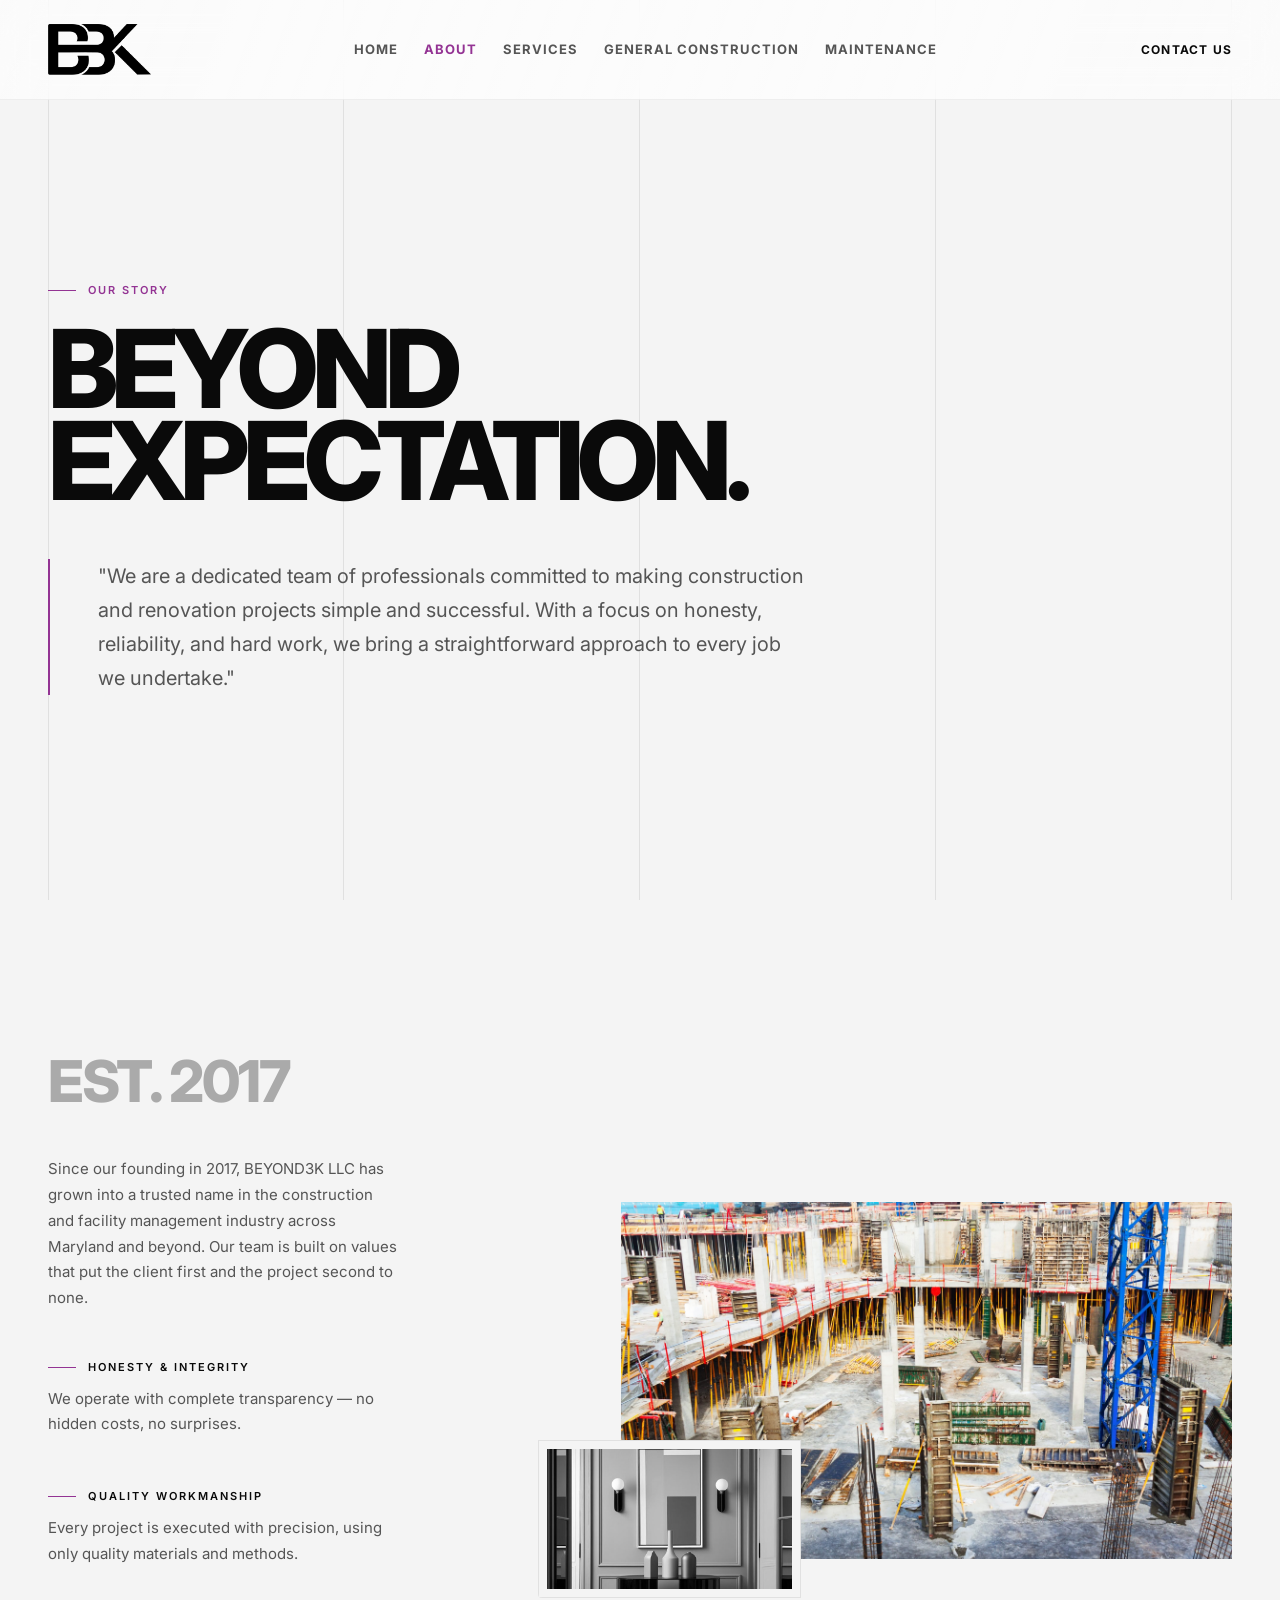
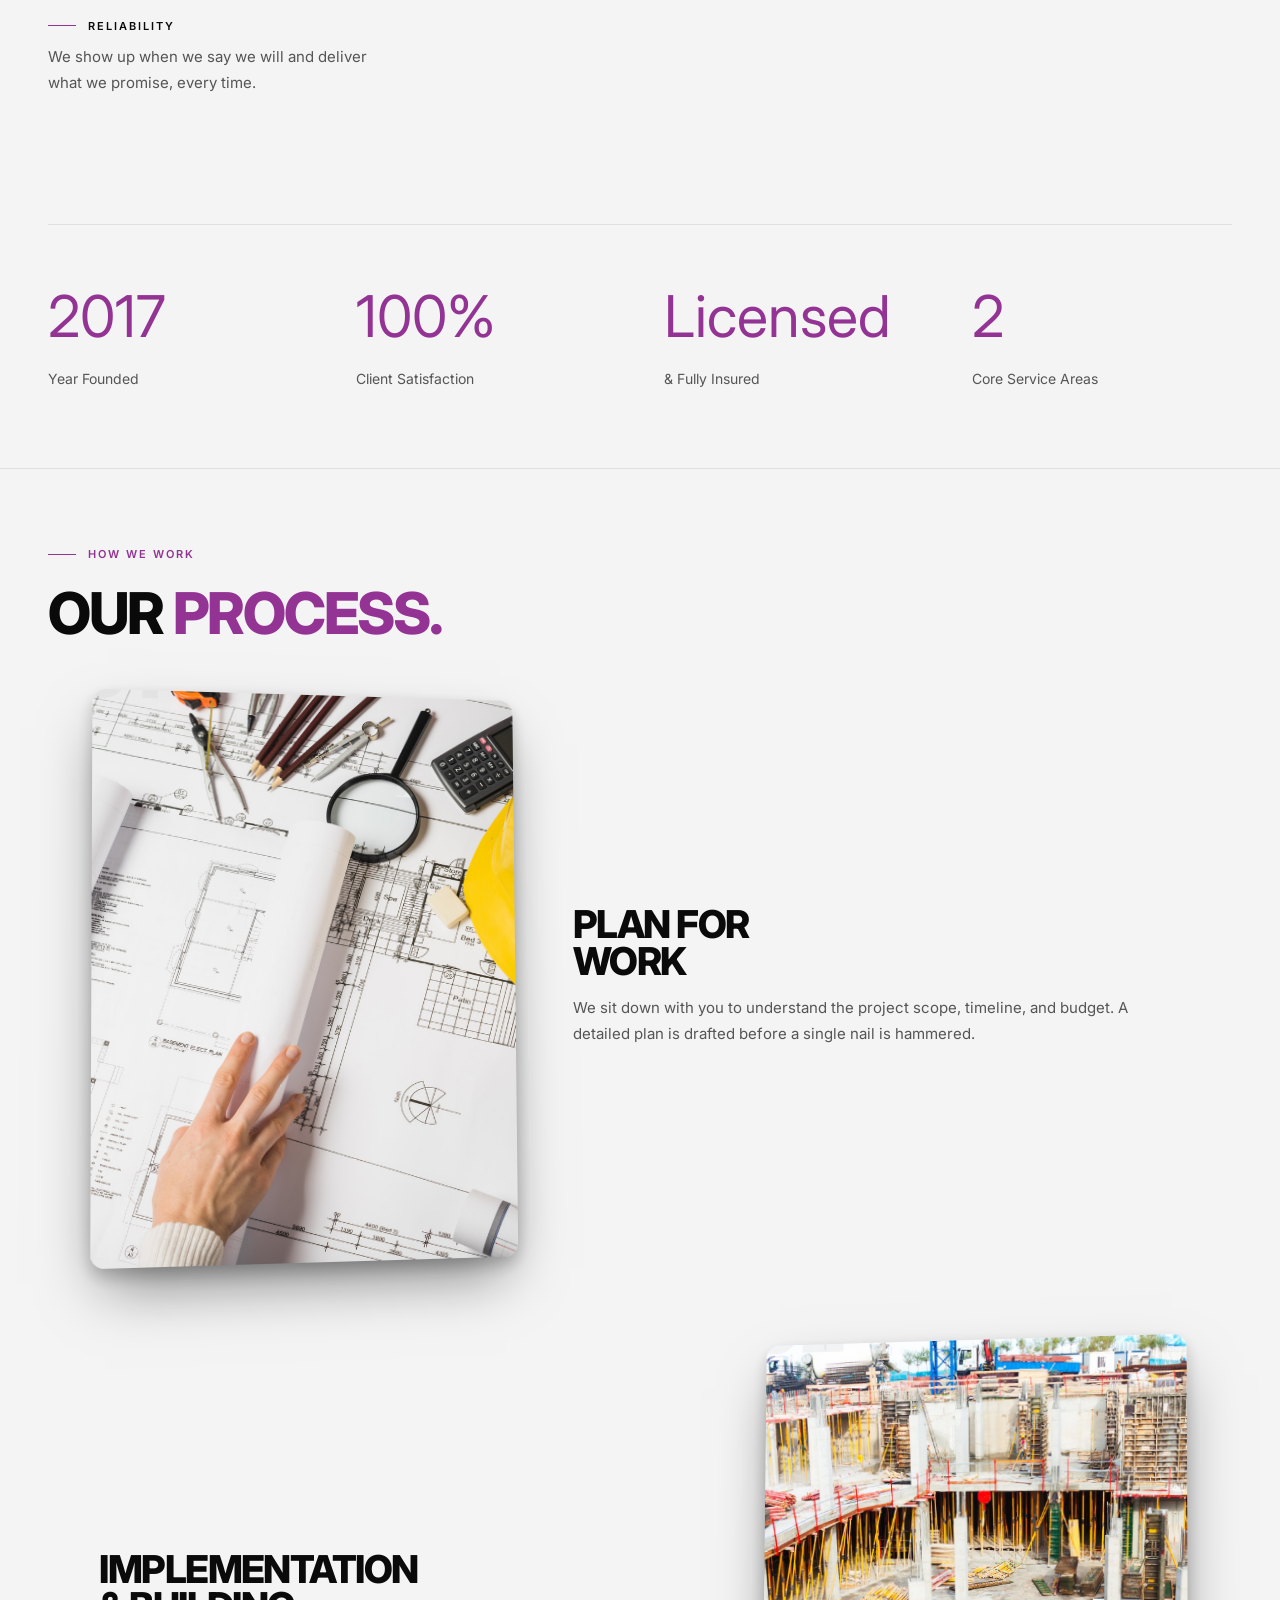
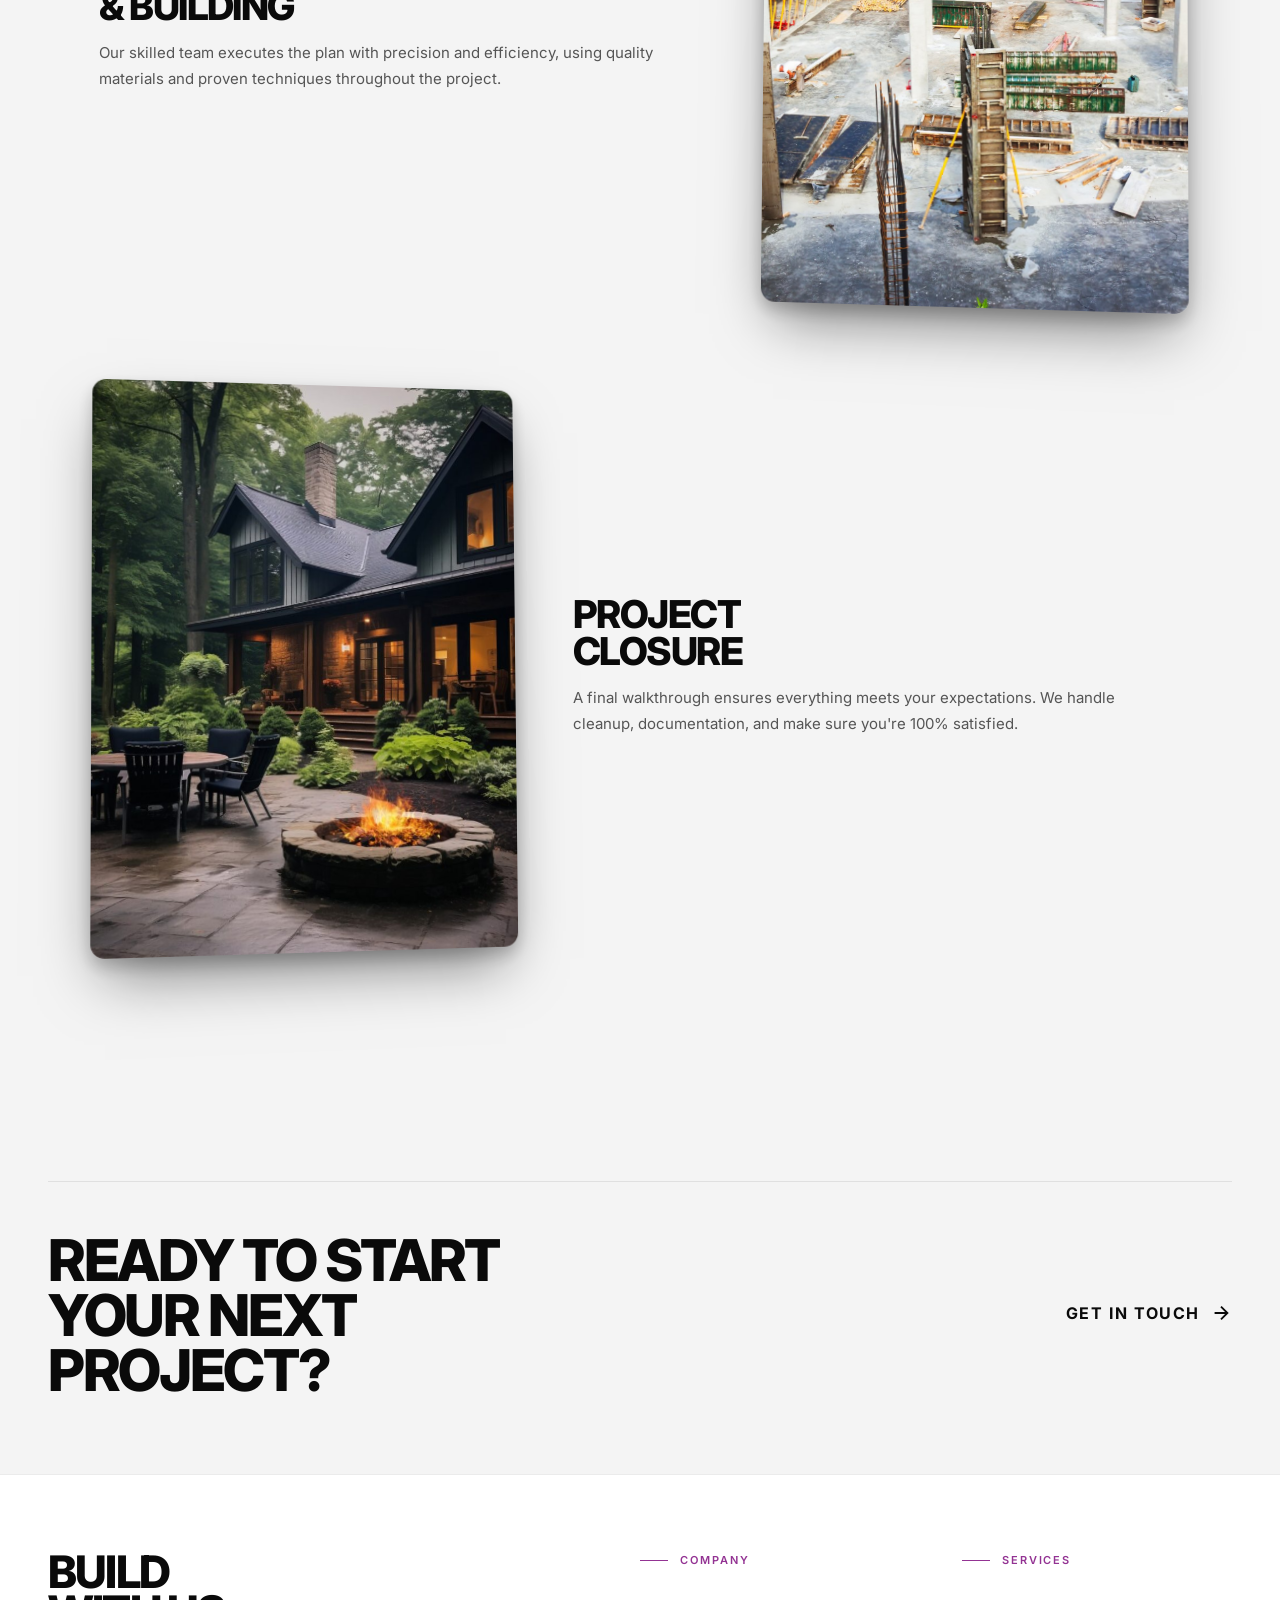
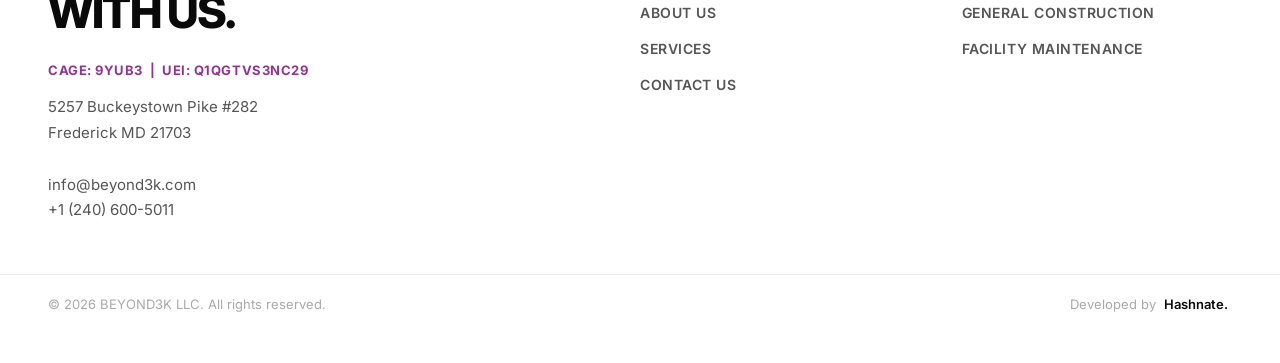
<file: about.html>
<!DOCTYPE html>
<html lang="en">

<head>
  <meta charset="UTF-8">
  <meta name="viewport" content="width=device-width, initial-scale=1.0">
  <title>About Us – BEYOND3K LLC</title>
  <meta name="description"
    content="Learn about BEYOND3K LLC – Founded in 2017, a dedicated team of professionals in construction and renovation across Maryland.">
  <link rel="icon" type="image/png" href="assets/Beyond3K.png">

  <link rel="preconnect" href="https://fonts.googleapis.com">
  <link rel="preconnect" href="https://fonts.gstatic.com" crossorigin>
  <link href="https://fonts.googleapis.com/css2?family=Inter:wght@400;600;800;900&display=swap" rel="stylesheet">
  <link rel="stylesheet" href="css/style.css">
</head>

<body>

  <div class="grid-lines">
    <div class="grid-line"></div>
    <div class="grid-line"></div>
    <div class="grid-line"></div>
    <div class="grid-line"></div>
  </div>

  <header class="header">
    <div class="container header-inner">
      <a href="index.html" class="logo" aria-label="BEYOND3K LLC">
        <img src="assets/Beyond3K.png" alt="BEYOND3K LLC">
      </a>
      <nav class="nav-links">
        <a href="index.html" class="nav-link">Home</a>
        <a href="about.html" class="nav-link active">About</a>
        <a href="services.html" class="nav-link">Services</a>
        <a href="general-construction.html" class="nav-link">General Construction</a>
        <a href="facility-maintenance.html" class="nav-link">Maintenance</a>
      </nav>
      <div class="theme-toggle-wrap">
        <a href="contact.html" class="btn-editorial">Contact Us</a>
        <button class="mobile-toggle" aria-label="Toggle Menu">
          <svg viewBox="0 0 24 24" fill="none" stroke="currentColor" stroke-width="2">
            <line x1="3" y1="12" x2="21" y2="12"></line>
            <line x1="3" y1="6" x2="21" y2="6"></line>
            <line x1="3" y1="18" x2="21" y2="18"></line>
          </svg>
        </button>
      </div>
    </div>
  </header>

  <div class="mobile-menu">
    <a href="index.html">Home</a>
    <a href="about.html">About</a>
    <a href="services.html">Services</a>
    <a href="general-construction.html">General Construction</a>
    <a href="facility-maintenance.html">Maintenance</a>
    <a href="contact.html">Contact Us</a>
  </div>

  <!-- HERO -->
  <section class="section-editorial"
    style="padding-top:clamp(120px,12vw,200px); padding-bottom:var(--space-20x); min-height:100svh; display:flex; align-items:flex-start; justify-content:center; flex-direction:column;">
    <div class="container">
      <span class="eyebrow" style="margin-bottom:var(--space-3x);">Our Story</span>
      <h1 class="headline-mega" style="line-height:0.85; letter-spacing:-0.06em;">
        BEYOND<br>EXPECTATION.
      </h1>
      <p class="about-hero-text">
        "We are a dedicated team of professionals committed to making construction and renovation projects simple and
        successful. With a focus on honesty, reliability, and hard work, we bring a straightforward approach to every
        job we undertake."
      </p>
    </div>
  </section>

  <!-- ABOUT OVERVIEW -->
  <section class="section-editorial">
    <div class="container about-editorial">
      <div class="about-text-block">
        <h2 class="headline-xl" style="color:var(--text-muted); margin-bottom:var(--space-6x);">EST. 2017</h2>
        <p class="text-body-lg" style="margin-bottom:var(--space-6x);">
          Since our founding in 2017, BEYOND3K LLC has grown into a trusted name in the construction and facility
          management industry across Maryland and beyond. Our team is built on values that put the client first and the
          project second to none.
        </p>
        <ul class="about-values-list">
          <li>
            <span class="eyebrow" style="color:var(--text-primary); margin-bottom:10px;">Honesty &amp; Integrity</span>
            <p class="text-body-lg" style="font-size:0.9375rem;">We operate with complete transparency — no hidden
              costs, no surprises.</p>
          </li>
          <li>
            <span class="eyebrow" style="color:var(--text-primary); margin-bottom:10px;">Quality Workmanship</span>
            <p class="text-body-lg" style="font-size:0.9375rem;">Every project is executed with precision, using only
              quality materials and methods.</p>
          </li>
          <li>
            <span class="eyebrow" style="color:var(--text-primary); margin-bottom:10px;">Reliability</span>
            <p class="text-body-lg" style="font-size:0.9375rem;">We show up when we say we will and deliver what we
              promise, every time.</p>
          </li>
        </ul>
      </div>
      <div class="about-images-wrap">
        <div class="about-img-large">
          <img src="assets/building-concrete-house-scaled.jpg" alt="Construction">
        </div>
        <div class="about-img-small">
          <img src="assets/modern-styled-small-entryway_23-2150712857-e1719752940560-819x1024.jpg" alt="Modern Interior"
            style="filter:grayscale(1);">
        </div>
      </div>
    </div>
  </section>

  <!-- STATS ROW -->
  <section class="section-editorial" style="padding-top:0;">
    <div class="container">
      <div
        style="display:grid; grid-template-columns:repeat(auto-fit,minmax(160px,1fr)); gap:var(--space-6x); border-top:1px solid var(--border-color); padding-top:var(--space-6x);">
        <div>
          <div class="headline-xl" style="color:var(--accent);">2017</div>
          <p class="text-body-lg" style="font-size:0.875rem; margin-top:8px;">Year Founded</p>
        </div>
        <div>
          <div class="headline-xl" style="color:var(--accent);">100%</div>
          <p class="text-body-lg" style="font-size:0.875rem; margin-top:8px;">Client Satisfaction</p>
        </div>
        <div>
          <div class="headline-xl" style="color:var(--accent);">Licensed</div>
          <p class="text-body-lg" style="font-size:0.875rem; margin-top:8px;">&amp; Fully Insured</p>
        </div>
        <div>
          <div class="headline-xl" style="color:var(--accent);">2</div>
          <p class="text-body-lg" style="font-size:0.875rem; margin-top:8px;">Core Service Areas</p>
        </div>
      </div>
    </div>
  </section>

  <!-- WORK PROCESS -->
  <section class="services-staggered" style="border-top:1px solid var(--border-color);">
    <div class="container">
      <div style="margin-bottom:var(--space-10x);">
        <span class="eyebrow">How We Work</span>
        <h2 class="headline-xl">Our <span style="color:var(--accent);">Process.</span></h2>
      </div>

      <div class="service-item-offset">
        <div class="service-img">
          <img src="assets/crop-architect-opening-blueprint-1.jpg" alt="Plan">
          <div class="service-num">01</div>
        </div>
        <div class="service-text">
          <h3 class="headline-lg" style="margin-bottom:16px;">Plan For<br>Work</h3>
          <p class="text-body-lg">We sit down with you to understand the project scope, timeline, and budget. A detailed
            plan is drafted before a single nail is hammered.</p>
        </div>
      </div>

      <div class="service-item-offset reversed">
        <div class="service-img">
          <img src="assets/building-concrete-house-scaled.jpg" alt="Implementation">
          <div class="service-num">02</div>
        </div>
        <div class="service-text">
          <h3 class="headline-lg" style="margin-bottom:16px;">Implementation<br>&amp; Building</h3>
          <p class="text-body-lg">Our skilled team executes the plan with precision and efficiency, using quality
            materials and proven techniques throughout the project.</p>
        </div>
      </div>

      <div class="service-item-offset">
        <div class="service-img">
          <img src="assets/rustic-patio-furniture-house-deck-with-vegetation_23-2150698298-e1719753068712-820x1024.jpg"
            alt="Closure">
          <div class="service-num">03</div>
        </div>
        <div class="service-text">
          <h3 class="headline-lg" style="margin-bottom:16px;">Project<br>Closure</h3>
          <p class="text-body-lg">A final walkthrough ensures everything meets your expectations. We handle cleanup,
            documentation, and make sure you're 100% satisfied.</p>
        </div>
      </div>
    </div>
  </section>

  <!-- CTA -->
  <section class="section-editorial">
    <div class="container">
      <div
        style="display:flex; flex-wrap:wrap; align-items:center; justify-content:space-between; gap:var(--space-10x); border-top:1px solid var(--border-color); padding-top:var(--space-10x);">
        <h2 class="headline-xl" style="max-width:500px;">Ready to start your next project?</h2>
        <a href="contact.html" class="btn-editorial" style="font-size:1rem;">
          Get In Touch
          <svg viewBox="0 0 24 24" width="22" height="22" fill="none" stroke="currentColor" stroke-width="2">
            <path d="M5 12h14M12 5l7 7-7 7" />
          </svg>
        </a>
      </div>
    </div>
  </section>

  <!-- FOOTER -->
  <footer class="footer-editorial">
    <div class="container footer-grid-ed">
      <div>
        <h2 class="footer-mega-text">Build<br>With Us.</h2>
        <div
          style="font-weight:700; color:var(--accent); margin-bottom:14px; font-size:0.8125rem; letter-spacing:0.04em;">
          CAGE: 9YUB3 &nbsp;|&nbsp; UEI: Q1QGTVS3NC29</div>
        <p class="text-body-lg" style="font-size:0.9375rem; max-width:280px;">
          5257 Buckeystown Pike #282<br>Frederick MD 21703<br><br>
          info@beyond3k.com<br>+1 (240) 600-5011
        </p>
      </div>
      <div>
        <span class="eyebrow" style="margin-bottom:32px;">Company</span>
        <ul class="footer-links-ed">
          <li><a href="about.html">About Us</a></li>
          <li><a href="services.html">Services</a></li>
          <li><a href="contact.html">Contact Us</a></li>
        </ul>
      </div>
      <div>
        <span class="eyebrow" style="margin-bottom:32px;">Services</span>
        <ul class="footer-links-ed">
          <li><a href="general-construction.html">General Construction</a></li>
          <li><a href="facility-maintenance.html">Facility Maintenance</a></li>
        </ul>
      </div>
    </div>
    <div class="container footer-bottom">
      <span>© 2026 BEYOND3K LLC. All rights reserved.</span>
      <span>Developed by <a href="https://hashnate.com/" target="_blank" rel="noopener noreferrer">Hashnate.</a></span>
    </div>
  </footer>

  <script src="js/main.js"></script>
</body>

</html>
</file>
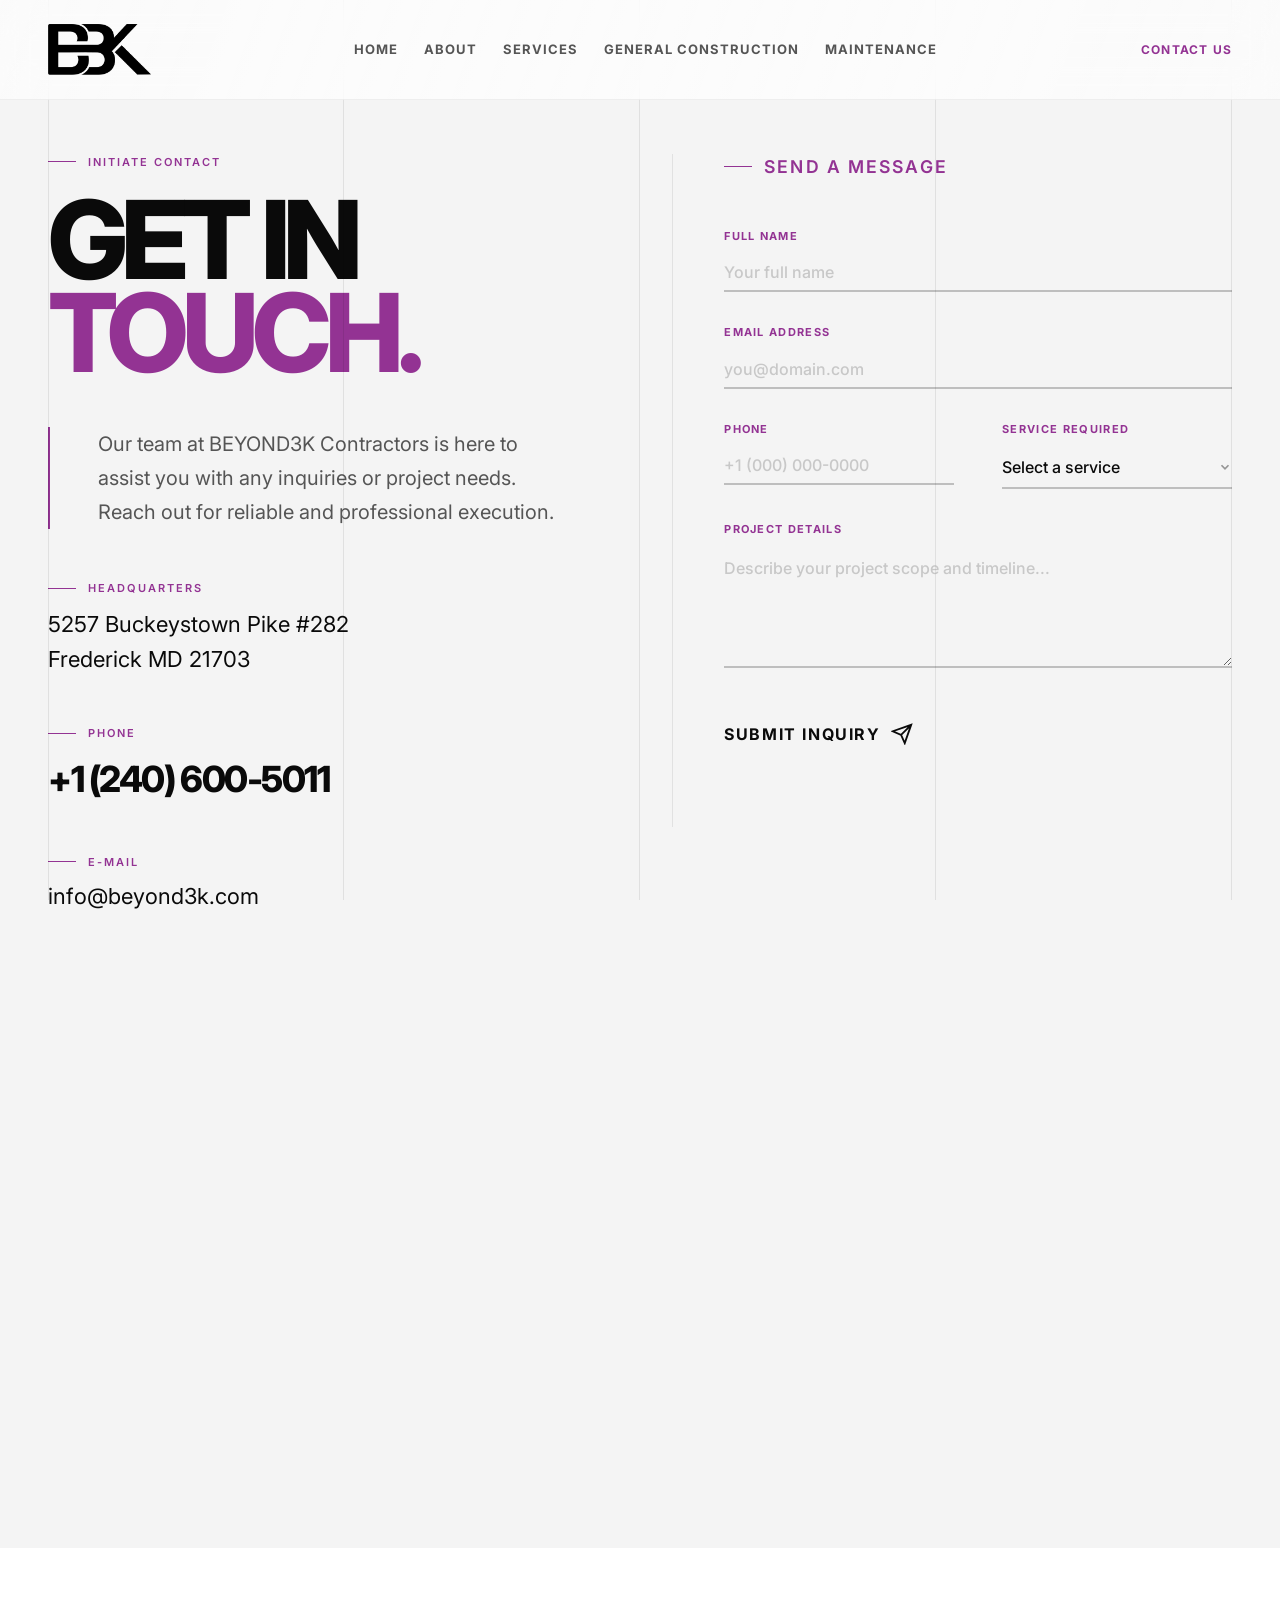
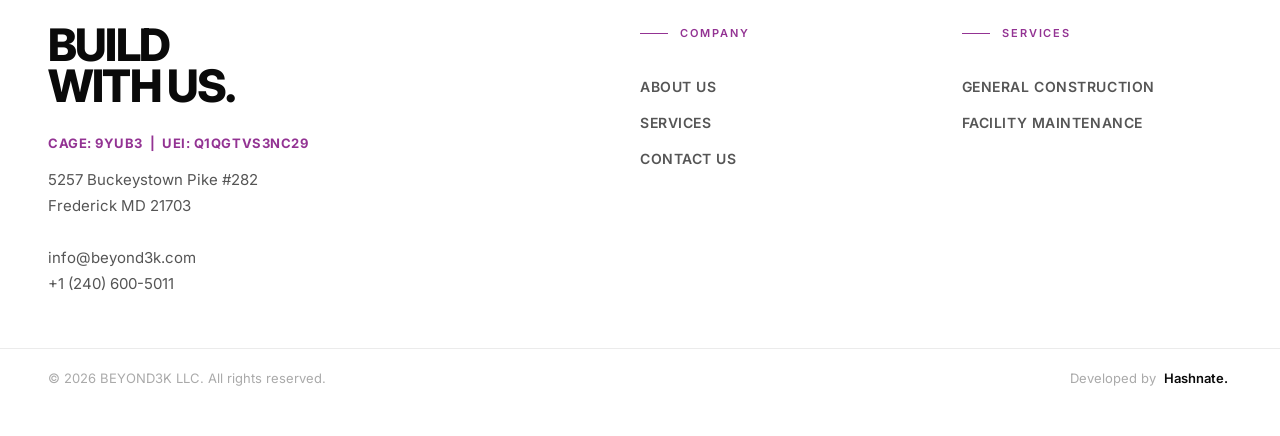
<file: contact.html>
<!DOCTYPE html>
<html lang="en">

<head>
  <meta charset="UTF-8">
  <meta name="viewport" content="width=device-width, initial-scale=1.0">
  <title>Contact Us – BEYOND3K LLC</title>
  <meta name="description"
    content="Get in touch with BEYOND3K LLC. We're here to assist with all your construction and facility maintenance needs.">
  <link rel="icon" type="image/png" href="assets/Beyond3K.png">

  <link rel="preconnect" href="https://fonts.googleapis.com">
  <link rel="preconnect" href="https://fonts.gstatic.com" crossorigin>
  <link href="https://fonts.googleapis.com/css2?family=Inter:wght@400;600;800;900&display=swap" rel="stylesheet">
  <link rel="stylesheet" href="css/style.css">
</head>

<body>

  <div class="grid-lines">
    <div class="grid-line"></div>
    <div class="grid-line"></div>
    <div class="grid-line"></div>
    <div class="grid-line"></div>
  </div>

  <header class="header">
    <div class="container header-inner">
      <a href="index.html" class="logo" aria-label="BEYOND3K LLC">
        <img src="assets/Beyond3K.png" alt="BEYOND3K LLC">
      </a>
      <nav class="nav-links">
        <a href="index.html" class="nav-link">Home</a>
        <a href="about.html" class="nav-link">About</a>
        <a href="services.html" class="nav-link">Services</a>
        <a href="general-construction.html" class="nav-link">General Construction</a>
        <a href="facility-maintenance.html" class="nav-link">Maintenance</a>
      </nav>
      <div class="theme-toggle-wrap">
        <a href="contact.html" class="btn-editorial" style="color:var(--accent);">Contact Us</a>
        <button class="mobile-toggle" aria-label="Toggle Menu">
          <svg viewBox="0 0 24 24" fill="none" stroke="currentColor" stroke-width="2">
            <line x1="3" y1="12" x2="21" y2="12"></line>
            <line x1="3" y1="6" x2="21" y2="6"></line>
            <line x1="3" y1="18" x2="21" y2="18"></line>
          </svg>
        </button>
      </div>
    </div>
  </header>

  <div class="mobile-menu">
    <a href="index.html">Home</a>
    <a href="about.html">About</a>
    <a href="services.html">Services</a>
    <a href="general-construction.html">General Construction</a>
    <a href="facility-maintenance.html">Maintenance</a>
    <a href="contact.html">Contact Us</a>
  </div>

  <!-- SPLIT CONTACT LAYOUT -->
  <section class="container contact-grid">

    <!-- LEFT: INFO -->
    <div class="contact-info-col">
      <span class="eyebrow">Initiate Contact</span>
      <h1 class="headline-mega" style="line-height:0.85; letter-spacing:-0.06em; margin-bottom:var(--space-6x);">
        GET IN<br><span style="color:var(--accent);">TOUCH.</span>
      </h1>
      <p class="about-hero-text" style="margin-top:0; margin-bottom:var(--space-10x);">
        Our team at BEYOND3K Contractors is here to assist you with any inquiries or project needs. Reach out for
        reliable and professional execution.
      </p>

      <div style="display:flex; flex-direction:column; gap:var(--space-6x);">
        <div>
          <span class="eyebrow" style="margin-bottom:10px;">Headquarters</span>
          <p class="contact-address-text">
            5257 Buckeystown Pike #282<br>Frederick MD 21703
          </p>
        </div>
        <div>
          <span class="eyebrow" style="margin-bottom:10px;">Phone</span>
          <a href="tel:+12406005011" class="contact-phone-text" style="display:block; text-decoration:none;">
            +1 (240) 600-5011
          </a>
        </div>
        <div>
          <span class="eyebrow" style="margin-bottom:10px;">E-Mail</span>
          <a href="mailto:info@beyond3k.com" class="contact-email-text" style="display:block;">
            info@beyond3k.com
          </a>
        </div>

      </div>
    </div>

    <!-- RIGHT: FORM -->
    <div class="contact-form-col">
      <span class="eyebrow" style="margin-bottom:var(--space-6x); font-size:1.1rem; letter-spacing:0.12em;">Send a Message</span>
      <form id="contact-form" novalidate>
        <div class="form-ed-group">
          <label class="form-ed-label" for="cf-name">Full Name</label>
          <input id="cf-name" type="text" class="form-ed-input" placeholder="Your full name" autocomplete="name">
        </div>

        <div class="form-ed-group">
          <label class="form-ed-label" for="cf-email">Email Address</label>
          <input id="cf-email" type="email" class="form-ed-input" placeholder="you@domain.com" autocomplete="email">
        </div>

        <div class="form-ed-group form-split-2">
          <div>
            <label class="form-ed-label" for="cf-phone">Phone</label>
            <input id="cf-phone" type="tel" class="form-ed-input" placeholder="+1 (000) 000-0000" autocomplete="tel">
          </div>
          <div>
            <label class="form-ed-label" for="cf-service">Service Required</label>
            <div class="custom-select" id="service-select">
              <div class="custom-select-trigger">
                <span>Select a service</span>
                <svg viewBox="0 0 24 24" fill="none" stroke="currentColor" stroke-width="3">
                  <polyline points="6 9 12 15 18 9"></polyline>
                </svg>
              </div>
              <div class="custom-options">
                <div class="custom-option" data-value="">Select a service</div>
                <div class="custom-option" data-value="general">General Construction</div>
                <div class="custom-option" data-value="facility">Facility Maintenance</div>
                <div class="custom-option" data-value="other">Other</div>
              </div>
              <input type="hidden" name="service" id="cf-service" value="">
            </div>
          </div>
        </div>

        <div class="form-ed-group">
          <label class="form-ed-label" for="cf-details">Project Details</label>
          <textarea id="cf-details" class="form-ed-input" placeholder="Describe your project scope and timeline..."
            rows="4" style="resize:vertical; min-height:80px; line-height:1.6;"></textarea>
        </div>

        <div style="margin-top:var(--space-6x);">
          <button type="submit" class="btn-editorial" style="font-size:1rem; cursor:pointer;">
            Submit Inquiry
            <svg viewBox="0 0 24 24" width="22" height="22" fill="none" stroke="currentColor" stroke-width="2">
              <path d="M22 2L11 13M22 2l-7 20-4-9-9-4 20-7z" />
            </svg>
          </button>
        </div>
      </form>
    </div>
  </section>

  <!-- MAP -->
  <div class="container" style="padding-bottom:var(--space-20x);">
    <div class="map-full">
      <iframe
        src="https://www.google.com/maps/embed?pb=!1m18!1m12!1m3!1d3106.2!2d-77.4221!3d39.4142!2m3!1f0!2f0!3f0!3m2!1i1024!2i768!4f13.1!3m3!1m2!1s0x89c9d57a04f13a01%3A0x0!2sFrederick%2C%20MD!5e0!3m2!1sen!2sus!4v1698000000000!5m2!1sen!2sus"
        width="100%" height="100%" style="border:0;" allowfullscreen="" loading="lazy"
        referrerpolicy="no-referrer-when-downgrade" title="BEYOND3K Office Location">
      </iframe>
    </div>
  </div>

  <!-- FOOTER -->
  <footer class="footer-editorial" style="border-top:none;">
    <div class="container footer-grid-ed">
      <div>
        <h2 class="footer-mega-text">Build<br>With Us.</h2>
        <div
          style="font-weight:700; color:var(--accent); margin-bottom:14px; font-size:0.8125rem; letter-spacing:0.04em;">
          CAGE: 9YUB3 &nbsp;|&nbsp; UEI: Q1QGTVS3NC29</div>
        <p class="text-body-lg" style="font-size:0.9375rem; max-width:280px;">
          5257 Buckeystown Pike #282<br>Frederick MD 21703<br><br>
          info@beyond3k.com<br>+1 (240) 600-5011
        </p>
      </div>
      <div>
        <span class="eyebrow" style="margin-bottom:32px;">Company</span>
        <ul class="footer-links-ed">
          <li><a href="about.html">About Us</a></li>
          <li><a href="services.html">Services</a></li>
          <li><a href="contact.html">Contact Us</a></li>
        </ul>
      </div>
      <div>
        <span class="eyebrow" style="margin-bottom:32px;">Services</span>
        <ul class="footer-links-ed">
          <li><a href="general-construction.html">General Construction</a></li>
          <li><a href="facility-maintenance.html">Facility Maintenance</a></li>
        </ul>
      </div>
    </div>
    <div class="container footer-bottom">
      <span>© 2026 BEYOND3K LLC. All rights reserved.</span>
      <span>Developed by <a href="https://hashnate.com/" target="_blank" rel="noopener noreferrer">Hashnate.</a></span>
    </div>
  </footer>

  <script src="js/main.js"></script>
</body>

</html>
</file>
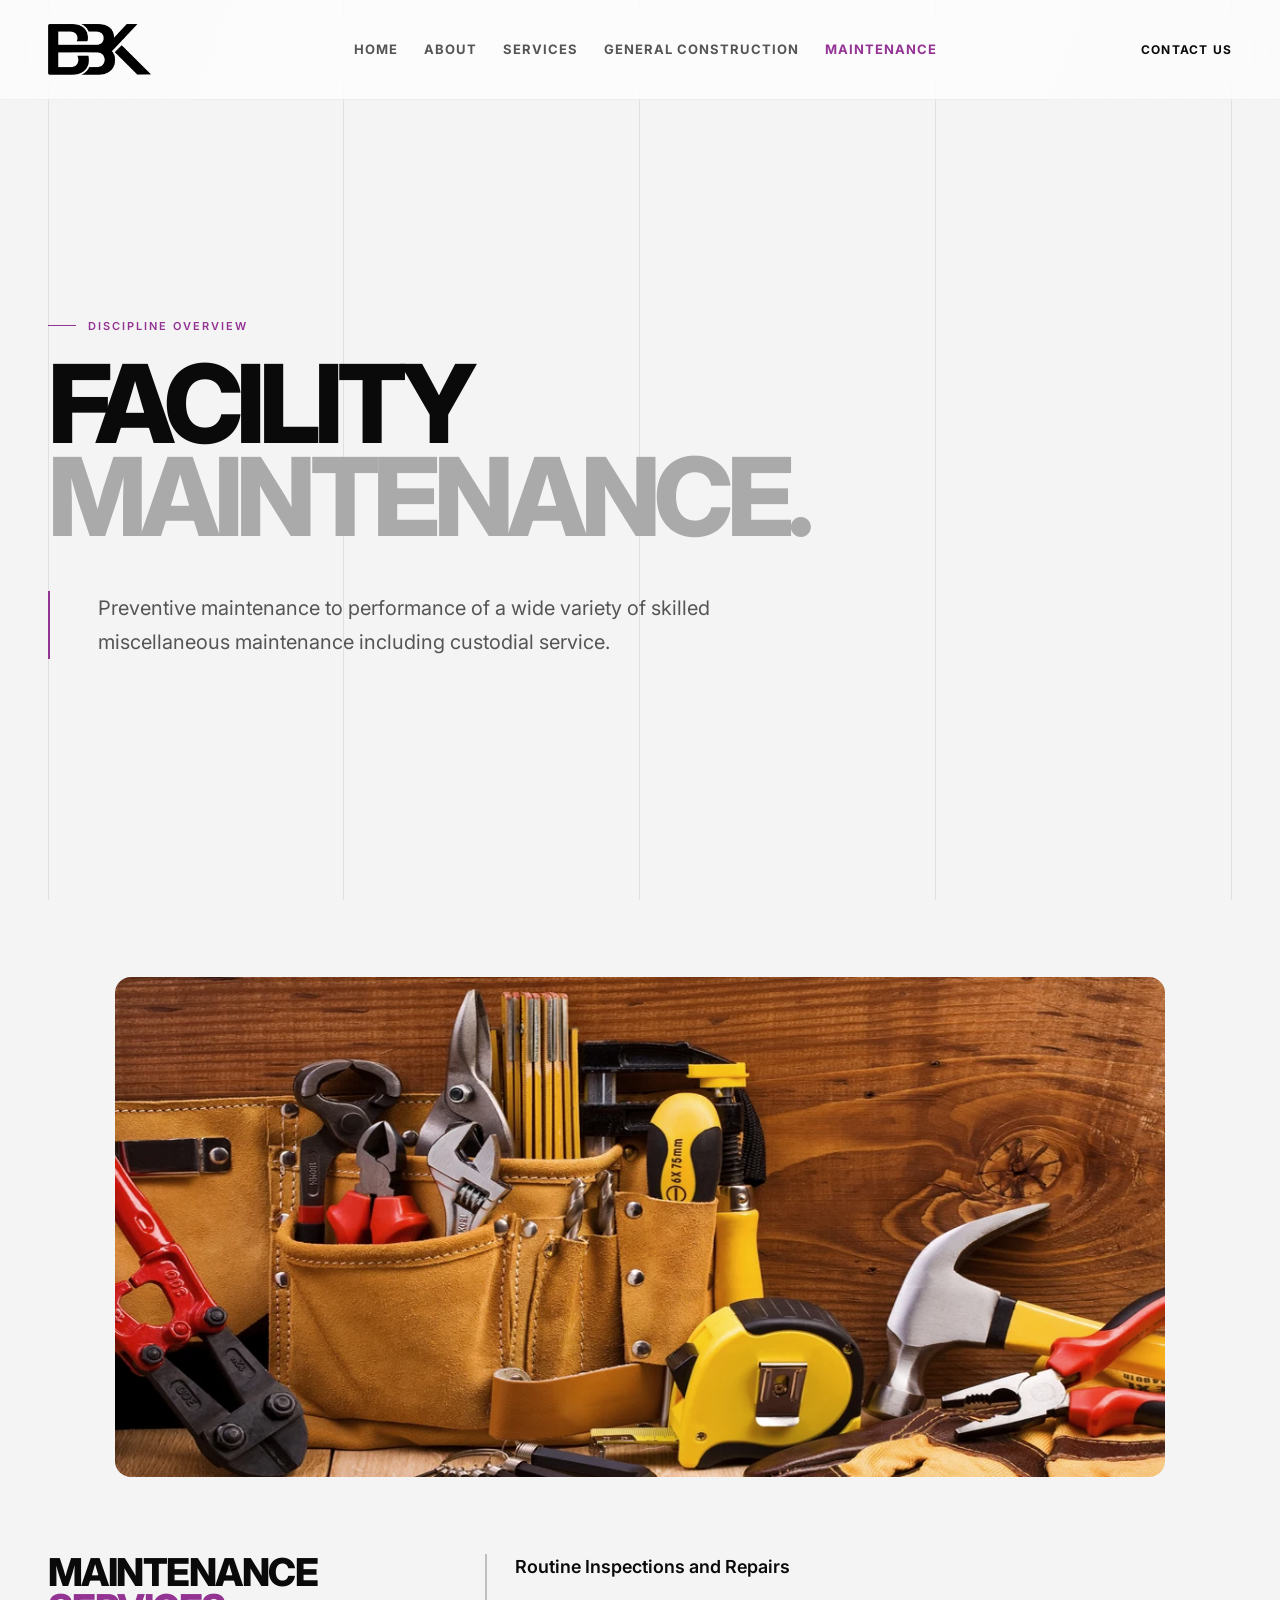
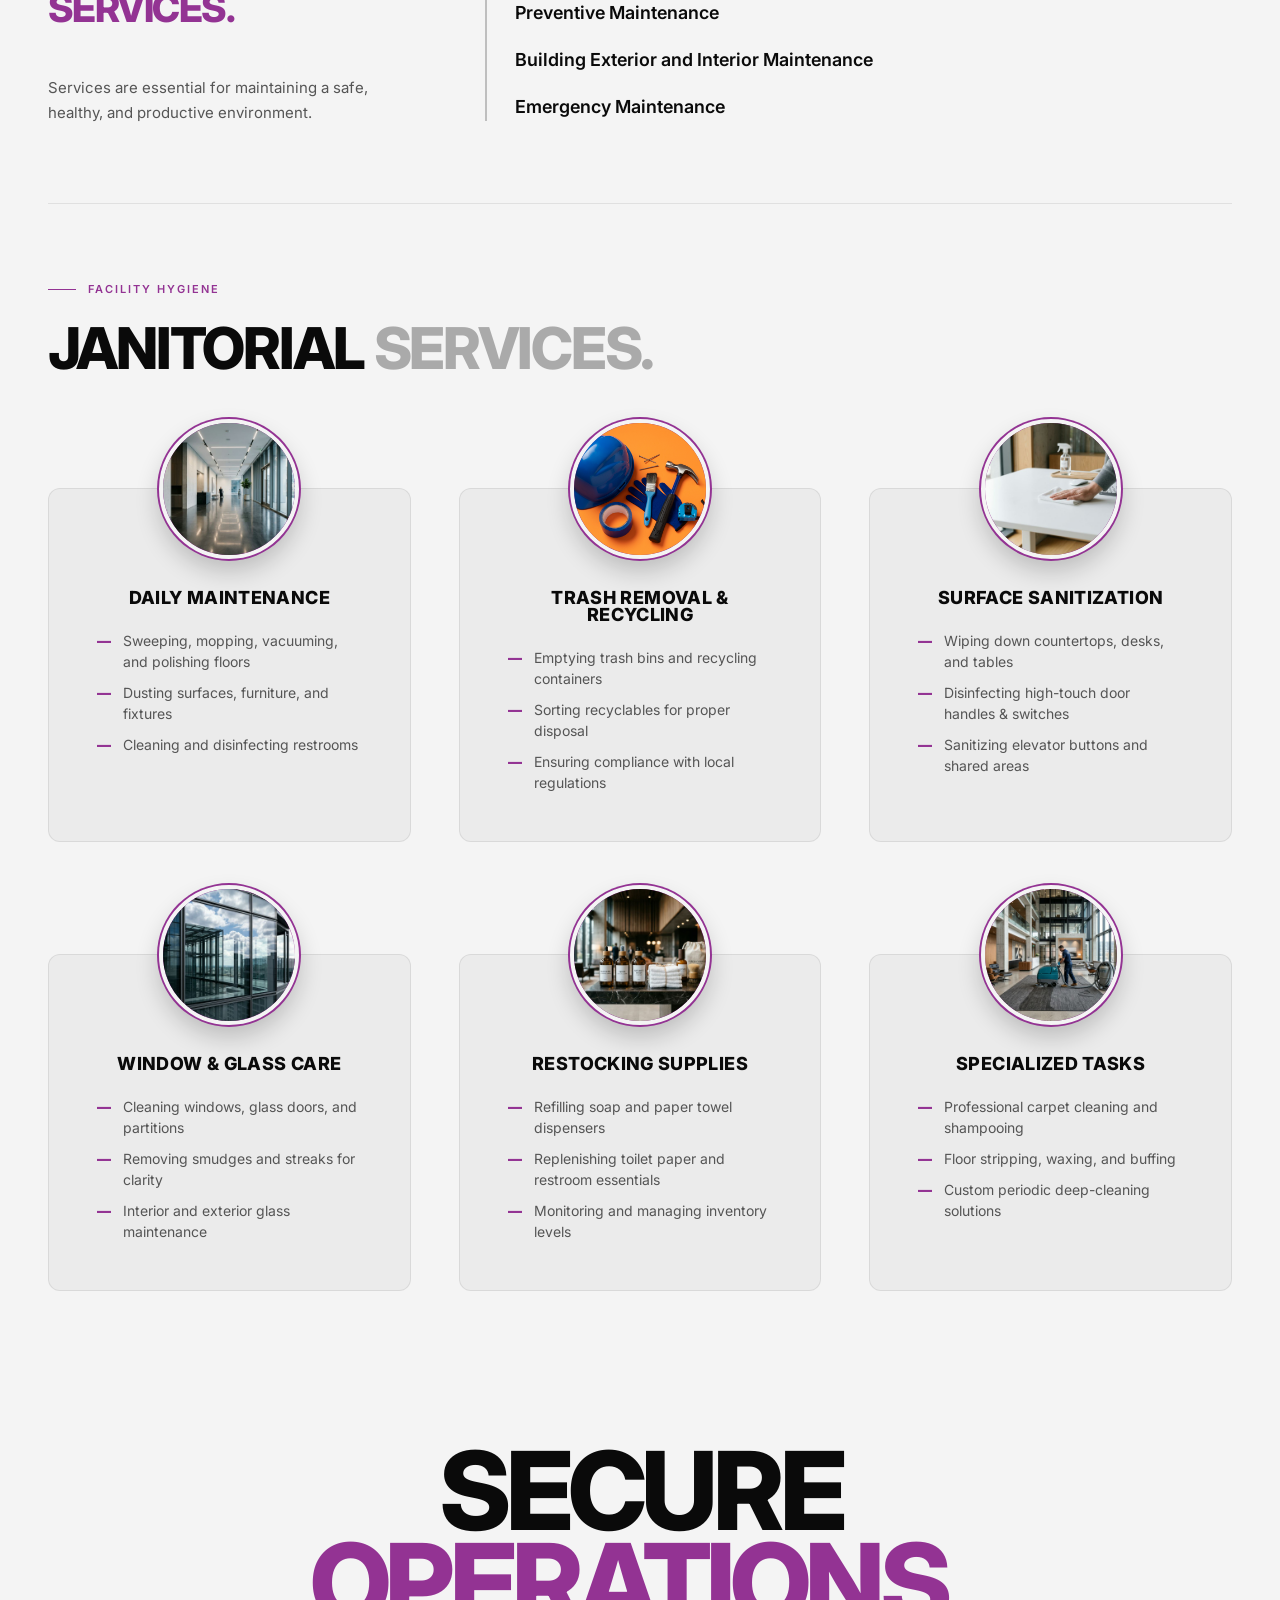
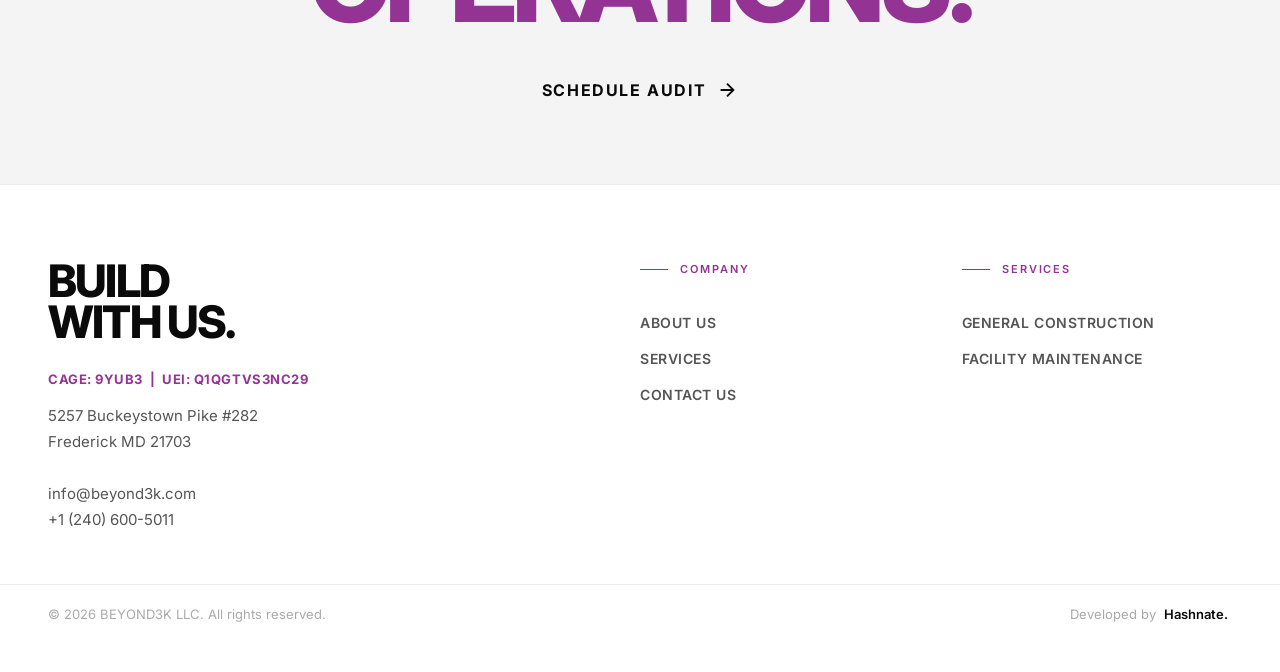
<file: facility-maintenance.html>
<!DOCTYPE html>
<html lang="en">

<head>
  <meta charset="UTF-8">
  <meta name="viewport" content="width=device-width, initial-scale=1.0">
  <title>Facility Maintenance – BEYOND3K LLC</title>
  <meta name="description"
    content="BEYOND3K LLC provides expert facility maintenance services including preventive maintenance, custodial services, HVAC, and emergency response.">
  <link rel="icon" type="image/png" href="assets/Beyond3K.png">

  <link rel="preconnect" href="https://fonts.googleapis.com">
  <link rel="preconnect" href="https://fonts.gstatic.com" crossorigin>
  <link href="https://fonts.googleapis.com/css2?family=Inter:wght@400;600;800;900&display=swap" rel="stylesheet">
  <link rel="stylesheet" href="css/style.css">
  <style>
    .janitorial-grid {
      display: grid;
      grid-template-columns: repeat(3, 1fr);
      gap: var(--space-30x) var(--space-6x);
      margin-top: var(--space-30x);
    }

    .janitorial-card {
      position: relative;
      background: var(--bg-surface);
      border: 1px solid var(--border-color);
      border-radius: 12px;
      padding: clamp(60px, 8vw, 100px) var(--container-pad) var(--space-6x);
      transition: all 0.4s cubic-bezier(0.16, 1, 0.3, 1);
      display: flex;
      flex-direction: column;
      gap: 16px;
      height: 100%;
    }

    .janitorial-card:hover {
      border-color: var(--accent);
      transform: translateY(-8px);
      box-shadow: 0 30px 60px -12px rgba(0, 0, 0, 0.4);
    }

    .janitorial-card .card-circle {
      position: absolute;
      top: 0;
      left: 50%;
      transform: translate(-50%, -50%);
      width: clamp(100px, 12vw, 140px);
      height: clamp(100px, 12vw, 140px);
      border-radius: 50%;
      background: var(--accent);
      border: 4px solid var(--bg-primary);
      box-shadow: 0 0 0 2px var(--accent), 0 12px 24px rgba(0, 0, 0, 0.2);
      overflow: hidden;
      z-index: 5;
    }

    .janitorial-card .card-circle img {
      width: 100%;
      height: 100%;
      object-fit: cover;
      transition: transform 0.6s ease;
    }

    .janitorial-card:hover .card-circle img {
      transform: scale(1.1);
    }

    .janitorial-card h3 {
      font-size: 1.125rem;
      font-weight: 800;
      color: var(--text-primary);
      text-transform: uppercase;
      letter-spacing: 0.02em;
      text-align: center;
      margin-bottom: 8px;
    }

    .janitorial-card ul {
      display: flex;
      flex-direction: column;
      gap: 10px;
      padding-left: 0;
    }

    .janitorial-card li {
      font-size: 0.875rem;
      color: var(--text-secondary);
      line-height: 1.5;
      display: flex;
      align-items: flex-start;
      gap: 12px;
    }

    .janitorial-card li::before {
      content: "—";
      color: var(--accent);
      flex-shrink: 0;
      font-weight: 900;
    }

    .huge-image-bleed {
      width: 82vw;
      margin: var(--space-20x) auto;
      height: clamp(300px, 40vw, 500px);
      overflow: hidden;
      border-radius: 16px;
      background: var(--bg-surface);
      transition: transform 0.8s cubic-bezier(0.16, 1, 0.3, 1), box-shadow 0.8s ease;
      transform: perspective(1000px);
      transform-style: preserve-3d;
      cursor: pointer;
    }

    .huge-image-bleed:hover {
      transform: perspective(1000px) rotateX(1deg) scale(1.01);
      box-shadow: 0 40px 100px -20px rgba(0, 0, 0, 0.6);
    }

    .huge-image-bleed img {
      width: 100%;
      height: 100%;
      object-fit: cover;
      transition: transform 0.8s cubic-bezier(0.16, 1, 0.3, 1);
    }

    .huge-image-bleed:hover img {
      transform: scale(1.04);
    }

    @media (max-width: 1080px) {
      .janitorial-grid {
        grid-template-columns: repeat(2, 1fr);
        gap: 140px var(--space-6x);
      }
    }

    @media (max-width: 640px) {
      .janitorial-grid {
        grid-template-columns: 1fr;
        gap: 140px;
        margin-top: 100px;
      }

      .janitorial-card {
        padding-top: 80px;
      }
    }
  </style>
</head>

<body>

  <div class="grid-lines">
    <div class="grid-line"></div>
    <div class="grid-line"></div>
    <div class="grid-line"></div>
    <div class="grid-line"></div>
  </div>

  <header class="header">
    <div class="container header-inner">
      <a href="index.html" class="logo" aria-label="BEYOND3K LLC">
        <img src="assets/Beyond3K.png" alt="BEYOND3K LLC">
      </a>
      <nav class="nav-links">
        <a href="index.html" class="nav-link">Home</a>
        <a href="about.html" class="nav-link">About</a>
        <a href="services.html" class="nav-link">Services</a>
        <a href="general-construction.html" class="nav-link">General Construction</a>
        <a href="facility-maintenance.html" class="nav-link active">Maintenance</a>
      </nav>
      <div class="theme-toggle-wrap">
        <a href="contact.html" class="btn-editorial">Contact Us</a>
        <button class="mobile-toggle" aria-label="Toggle Menu">
          <svg viewBox="0 0 24 24" fill="none" stroke="currentColor" stroke-width="2">
            <line x1="3" y1="12" x2="21" y2="12"></line>
            <line x1="3" y1="6" x2="21" y2="6"></line>
            <line x1="3" y1="18" x2="21" y2="18"></line>
          </svg>
        </button>
      </div>
    </div>
  </header>

  <div class="mobile-menu">
    <a href="index.html">Home</a>
    <a href="about.html">About</a>
    <a href="services.html">Services</a>
    <a href="general-construction.html">General Construction</a>
    <a href="facility-maintenance.html">Maintenance</a>
    <a href="contact.html">Contact Us</a>
  </div>

  <!-- HERO -->
  <section class="section-editorial"
    style="padding-top:clamp(120px,12vw,200px); padding-bottom:var(--space-20x); min-height:100svh; display:flex; align-items:flex-start; justify-content:center; flex-direction:column;">
    <div class="container">
      <span class="eyebrow" style="margin-bottom:var(--space-3x);">Discipline Overview</span>
      <h1 class="headline-mega" style="line-height:0.85; letter-spacing:-0.06em;">
        FACILITY<br><span style="color:var(--text-muted);">MAINTENANCE.</span>
      </h1>
      <p class="about-hero-text" style="margin-top:var(--space-6x);">
        Preventive maintenance to performance of a wide variety of skilled miscellaneous maintenance including custodial
        service.
      </p>
    </div>
  </section>

  <!-- BLEED IMAGE -->
  <div class="huge-image-bleed">
    <img src="assets/repair-home.webp" alt="Facility Maintenance Operations">
  </div>

  <!-- SERVICE BREAKDOWN -->
  <section class="section-editorial section-no-pt">
    <div class="container">

      <div class="grid-offset-desc">
        <div>
          <h2 class="headline-lg">Maintenance<br><span style="color:var(--accent);">Services.</span></h2>
          <p class="text-body-lg" style="margin-top:var(--space-6x);">Services are essential for maintaining a safe,
            healthy, and productive environment.</p>
        </div>
        <div>
          <ul class="service-detail-list">
            <li>Routine Inspections and Repairs</li>
            <li>Preventive Maintenance</li>
            <li>Building Exterior and Interior Maintenance</li>
            <li>Emergency Maintenance</li>
          </ul>
        </div>
      </div>

      <div style="width:100%; height:1px; background:var(--border-color); margin:var(--space-20x) 0;"></div>

      <div style="margin-bottom:var(--space-10x);">
        <span class="eyebrow">Facility Hygiene</span>
        <h2 class="headline-xl">Janitorial <span style="color:var(--text-muted);">Services.</span></h2>
      </div>

      <div class="janitorial-grid">
        <!-- Daily Maintenance -->
        <div class="janitorial-card">
          <div class="card-circle">
            <img src="assets/daily_maintenance.png" alt="Daily Maintenance">
          </div>
          <h3>Daily Maintenance</h3>
          <ul>
            <li>Sweeping, mopping, vacuuming, and polishing floors</li>
            <li>Dusting surfaces, furniture, and fixtures</li>
            <li>Cleaning and disinfecting restrooms</li>
          </ul>
        </div>

        <!-- Trash Removal -->
        <div class="janitorial-card">
          <div class="card-circle">
            <img src="assets/2150576468.jpg" alt="Trash Removal and Recycling">
          </div>
          <h3>Trash Removal &amp; Recycling</h3>
          <ul>
            <li>Emptying trash bins and recycling containers</li>
            <li>Sorting recyclables for proper disposal</li>
            <li>Ensuring compliance with local regulations</li>
          </ul>
        </div>

        <!-- Surface Cleaning -->
        <div class="janitorial-card">
          <div class="card-circle">
            <img src="assets/surface_sanitization.png" alt="Surface Cleaning">
          </div>
          <h3>Surface Sanitization</h3>
          <ul>
            <li>Wiping down countertops, desks, and tables</li>
            <li>Disinfecting high-touch door handles &amp; switches</li>
            <li>Sanitizing elevator buttons and shared areas</li>
          </ul>
        </div>

        <!-- Window Cleaning -->
        <div class="janitorial-card">
          <div class="card-circle">
            <img src="assets/window_care.png" alt="Window Cleaning">
          </div>
          <h3>Window &amp; Glass Care</h3>
          <ul>
            <li>Cleaning windows, glass doors, and partitions</li>
            <li>Removing smudges and streaks for clarity</li>
            <li>Interior and exterior glass maintenance</li>
          </ul>
        </div>

        <!-- Restocking Supplies -->
        <div class="janitorial-card">
          <div class="card-circle">
            <img src="assets/restocking_supplies.png" alt="Restocking Supplies">
          </div>
          <h3>Restocking Supplies</h3>
          <ul>
            <li>Refilling soap and paper towel dispensers</li>
            <li>Replenishing toilet paper and restroom essentials</li>
            <li>Monitoring and managing inventory levels</li>
          </ul>
        </div>

        <!-- Specialized Cleaning -->
        <div class="janitorial-card">
          <div class="card-circle">
            <img src="assets/specialized_tasks.png"
              alt="Specialized Cleaning">
          </div>
          <h3>Specialized Tasks</h3>
          <ul>
            <li>Professional carpet cleaning and shampooing</li>
            <li>Floor stripping, waxing, and buffing</li>
            <li>Custom periodic deep-cleaning solutions</li>
          </ul>
        </div>
      </div>
    </div>
  </section>

  <!-- CTA -->
  <section class="section-editorial">
    <div class="container" style="text-align:center;">
      <h2 class="headline-mega" style="line-height:0.85; margin-bottom:var(--space-6x);">
        SECURE<br><span>OPERATIONS.</span>
      </h2>
      <a href="contact.html" class="btn-editorial" style="font-size:1rem; justify-content:center; display:inline-flex;">
        Schedule Audit
        <svg viewBox="0 0 24 24" width="22" height="22" fill="none" stroke="currentColor" stroke-width="2">
          <path d="M5 12h14M12 5l7 7-7 7" />
        </svg>
      </a>
    </div>
  </section>

  <!-- FOOTER -->
  <footer class="footer-editorial">
    <div class="container footer-grid-ed">
      <div>
        <h2 class="footer-mega-text">Build<br>With Us.</h2>
        <div
          style="font-weight:700; color:var(--accent); margin-bottom:14px; font-size:0.8125rem; letter-spacing:0.04em;">
          CAGE: 9YUB3 &nbsp;|&nbsp; UEI: Q1QGTVS3NC29</div>
        <p class="text-body-lg" style="font-size:0.9375rem; max-width:280px;">
          5257 Buckeystown Pike #282<br>Frederick MD 21703<br><br>
          info@beyond3k.com<br>+1 (240) 600-5011
        </p>
      </div>
      <div>
        <span class="eyebrow" style="margin-bottom:32px;">Company</span>
        <ul class="footer-links-ed">
          <li><a href="about.html">About Us</a></li>
          <li><a href="services.html">Services</a></li>
          <li><a href="contact.html">Contact Us</a></li>
        </ul>
      </div>
      <div>
        <span class="eyebrow" style="margin-bottom:32px;">Services</span>
        <ul class="footer-links-ed">
          <li><a href="general-construction.html">General Construction</a></li>
          <li><a href="facility-maintenance.html">Facility Maintenance</a></li>
        </ul>
      </div>
    </div>
    <div class="container footer-bottom">
      <span>© 2026 BEYOND3K LLC. All rights reserved.</span>
      <span>Developed by <a href="https://hashnate.com/" target="_blank" rel="noopener noreferrer">Hashnate.</a></span>
    </div>
  </footer>

  <script src="js/main.js"></script>
</body>

</html>
</file>
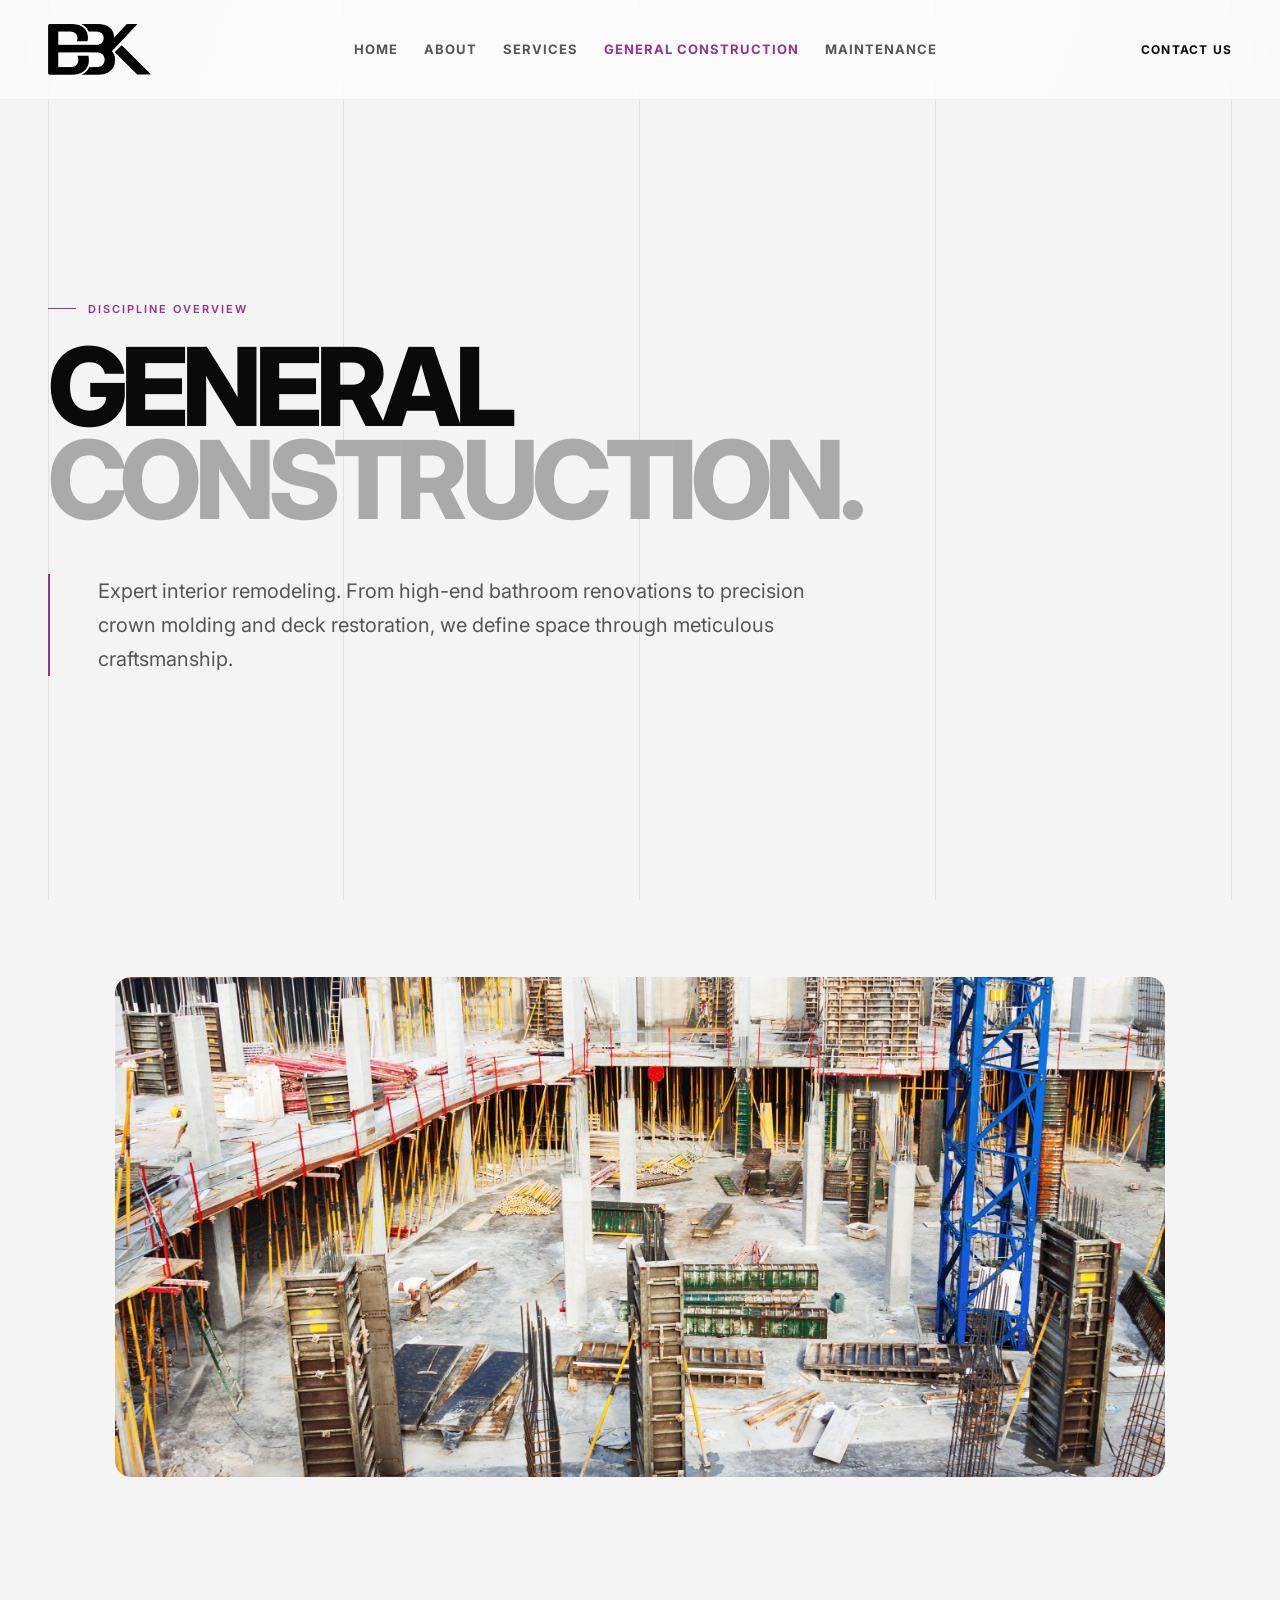
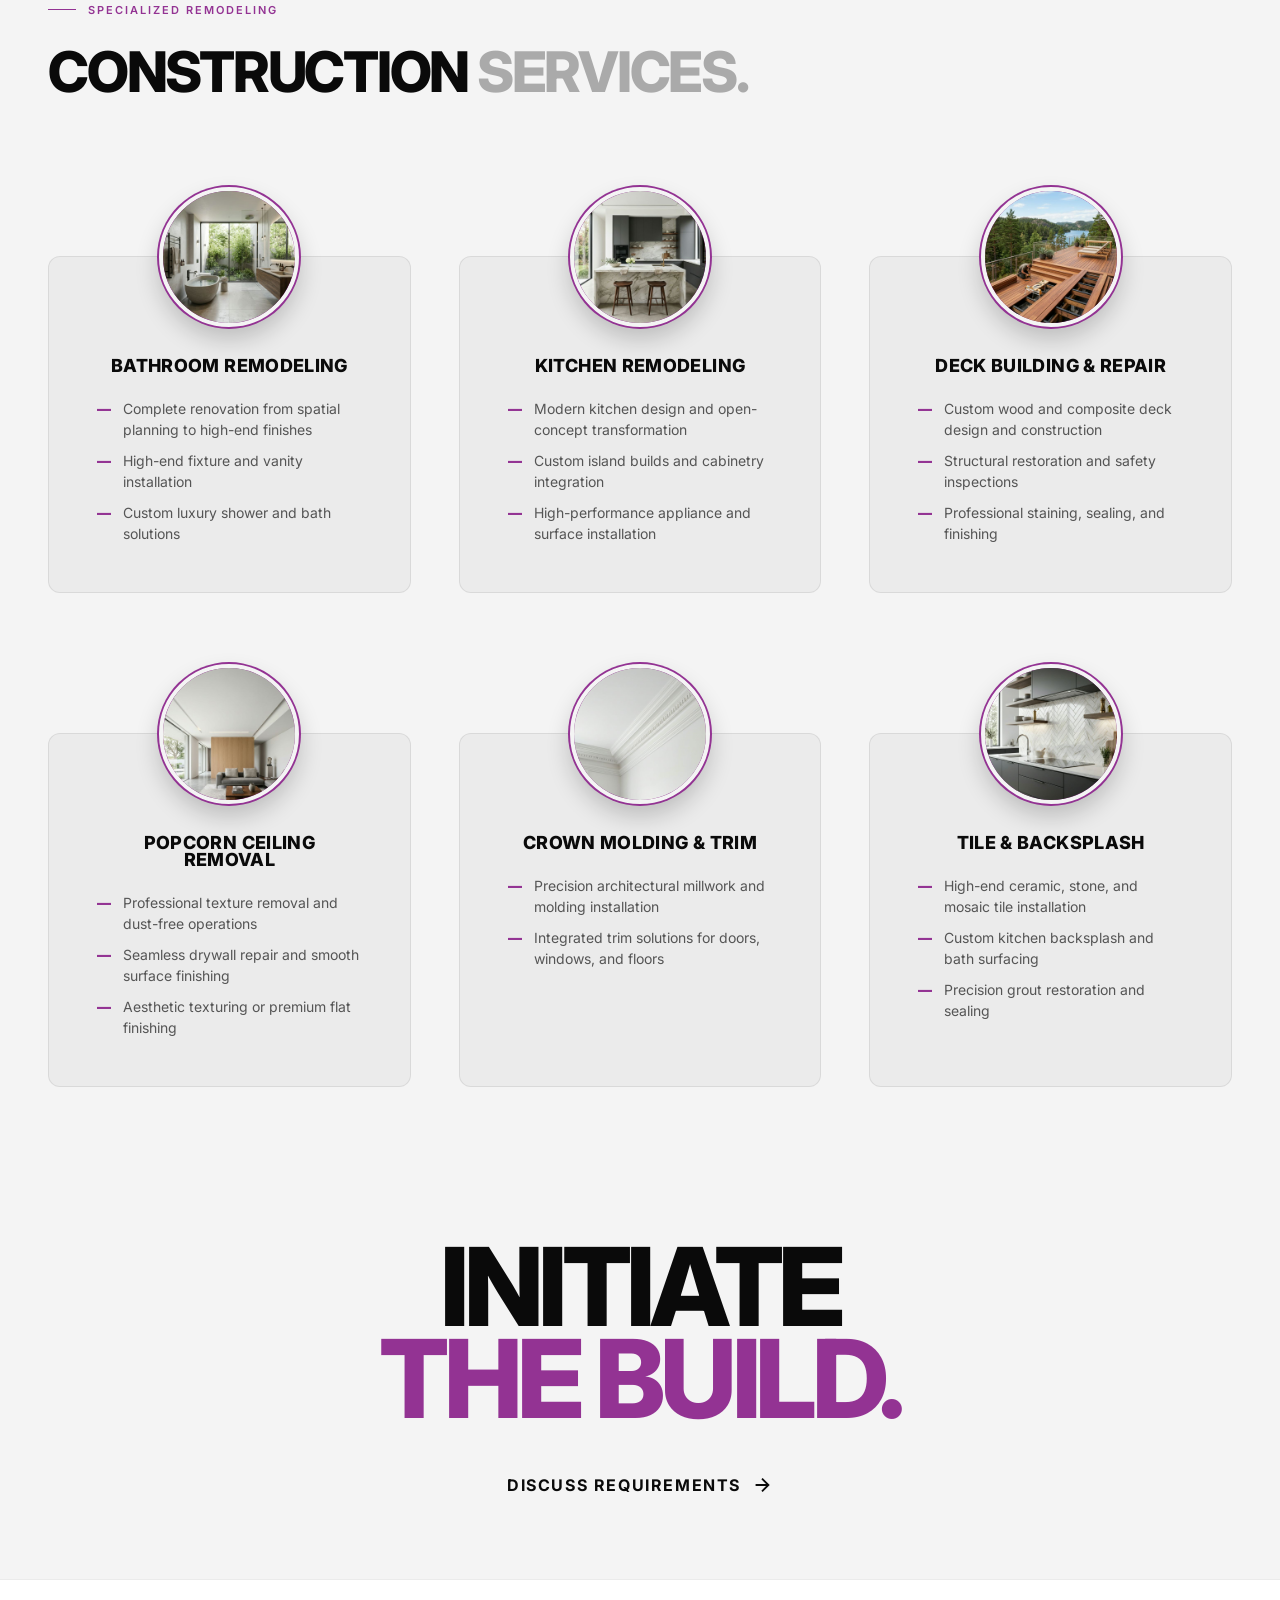
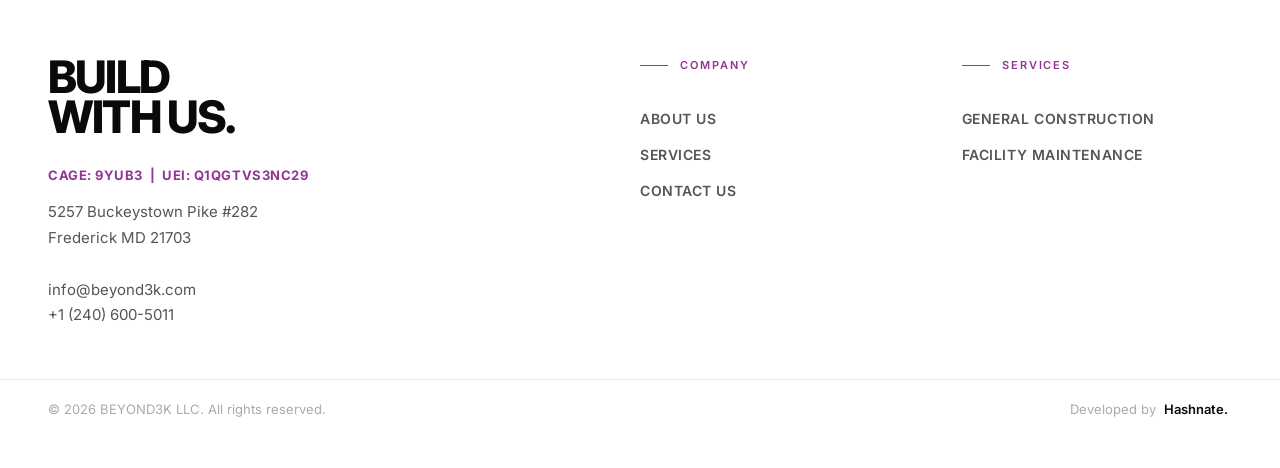
<file: general-construction.html>
<!DOCTYPE html>
<html lang="en">

<head>
  <meta charset="UTF-8">
  <meta name="viewport" content="width=device-width, initial-scale=1.0">
  <title>General Construction – BEYOND3K LLC</title>
  <meta name="description"
    content="BEYOND3K LLC provides comprehensive general construction services covering all aspects of construction — from interior finishing to exterior landscape.">
  <link rel="icon" type="image/png" href="assets/Beyond3K.png">

  <link rel="preconnect" href="https://fonts.googleapis.com">
  <link rel="preconnect" href="https://fonts.gstatic.com" crossorigin>
  <link href="https://fonts.googleapis.com/css2?family=Inter:wght@400;600;800;900&display=swap" rel="stylesheet">
  <link rel="stylesheet" href="css/style.css">
  <style>
    .janitorial-grid {
      display: grid;
      grid-template-columns: repeat(3, 1fr);
      gap: 140px var(--space-6x);
      margin-top: var(--space-30x);
    }

    .janitorial-card {
      position: relative;
      background: var(--bg-surface);
      border: 1px solid var(--border-color);
      border-radius: 12px;
      padding: clamp(60px, 8vw, 100px) var(--container-pad) var(--space-6x);
      transition: all 0.4s cubic-bezier(0.16, 1, 0.3, 1);
      display: flex;
      flex-direction: column;
      gap: 16px;
      height: 100%;
    }

    .janitorial-card:hover {
      border-color: var(--accent);
      transform: translateY(-8px);
      box-shadow: 0 30px 60px -12px rgba(0, 0, 0, 0.4);
    }

    .janitorial-card .card-circle {
      position: absolute;
      top: 0;
      left: 50%;
      transform: translate(-50%, -50%);
      width: clamp(100px, 12vw, 140px);
      height: clamp(100px, 12vw, 140px);
      border-radius: 50%;
      background: var(--accent);
      border: 4px solid var(--bg-primary);
      box-shadow: 0 0 0 2px var(--accent), 0 12px 24px rgba(0, 0, 0, 0.2);
      overflow: hidden;
      z-index: 5;
    }

    .janitorial-card .card-circle img {
      width: 100%;
      height: 100%;
      object-fit: cover;
      transition: transform 0.6s ease;
    }

    .janitorial-card:hover .card-circle img {
      transform: scale(1.1);
    }

    .janitorial-card h3 {
      font-size: 1.125rem;
      font-weight: 800;
      color: var(--text-primary);
      text-transform: uppercase;
      letter-spacing: 0.02em;
      text-align: center;
      margin-bottom: 8px;
    }

    .janitorial-card ul {
      display: flex;
      flex-direction: column;
      gap: 10px;
      padding-left: 0;
    }

    .janitorial-card li {
      font-size: 0.875rem;
      color: var(--text-secondary);
      line-height: 1.5;
      display: flex;
      align-items: flex-start;
      gap: 12px;
    }

    .janitorial-card li::before {
      content: "—";
      color: var(--accent);
      flex-shrink: 0;
      font-weight: 900;
    }

    .huge-image-bleed {
      width: 82vw;
      margin: var(--space-20x) auto;
      height: clamp(300px, 40vw, 500px);
      overflow: hidden;
      border-radius: 16px;
      background: var(--bg-surface);
      transition: transform 0.8s cubic-bezier(0.16, 1, 0.3, 1), box-shadow 0.8s ease;
      transform: perspective(1000px);
      transform-style: preserve-3d;
      cursor: pointer;
    }

    .huge-image-bleed:hover {
      transform: perspective(1000px) rotateX(1deg) scale(1.01);
      box-shadow: 0 40px 100px -20px rgba(0, 0, 0, 0.6);
    }

    .huge-image-bleed img {
      width: 100%;
      height: 100%;
      object-fit: cover;
      transition: transform 0.8s cubic-bezier(0.16, 1, 0.3, 1);
    }

    .huge-image-bleed:hover img {
      transform: scale(1.04);
    }

    @media (max-width: 1080px) {
      .janitorial-grid {
        grid-template-columns: repeat(2, 1fr);
        gap: 140px var(--space-6x);
      }
    }

    @media (max-width: 640px) {
      .janitorial-grid {
        grid-template-columns: 1fr;
        gap: 140px;
        margin-top: 100px;
      }

      .janitorial-card {
        padding-top: 80px;
      }
    }
  </style>
</head>

<body>

  <div class="grid-lines">
    <div class="grid-line"></div>
    <div class="grid-line"></div>
    <div class="grid-line"></div>
    <div class="grid-line"></div>
  </div>

  <header class="header">
    <div class="container header-inner">
      <a href="index.html" class="logo" aria-label="BEYOND3K LLC">
        <img src="assets/Beyond3K.png" alt="BEYOND3K LLC">
      </a>
      <nav class="nav-links">
        <a href="index.html" class="nav-link">Home</a>
        <a href="about.html" class="nav-link">About</a>
        <a href="services.html" class="nav-link">Services</a>
        <a href="general-construction.html" class="nav-link active">General Construction</a>
        <a href="facility-maintenance.html" class="nav-link">Maintenance</a>
      </nav>
      <div class="theme-toggle-wrap">
        <a href="contact.html" class="btn-editorial">Contact Us</a>
        <button class="mobile-toggle" aria-label="Toggle Menu">
          <svg viewBox="0 0 24 24" fill="none" stroke="currentColor" stroke-width="2">
            <line x1="3" y1="12" x2="21" y2="12"></line>
            <line x1="3" y1="6" x2="21" y2="6"></line>
            <line x1="3" y1="18" x2="21" y2="18"></line>
          </svg>
        </button>
      </div>
    </div>
  </header>

  <div class="mobile-menu">
    <a href="index.html">Home</a>
    <a href="about.html">About</a>
    <a href="services.html">Services</a>
    <a href="general-construction.html">General Construction</a>
    <a href="facility-maintenance.html">Maintenance</a>
    <a href="contact.html">Contact Us</a>
  </div>

  <!-- HERO -->
  <section class="section-editorial"
    style="padding-top:clamp(120px,12vw,200px); padding-bottom:var(--space-20x); min-height:100svh; display:flex; align-items:flex-start; justify-content:center; flex-direction:column;">
    <div class="container">
      <span class="eyebrow" style="margin-bottom:var(--space-3x);">Discipline Overview</span>
      <h1 class="headline-mega" style="line-height:0.85; letter-spacing:-0.06em;">
        GENERAL<br><span style="color:var(--text-muted);">CONSTRUCTION.</span>
      </h1>
      <p class="about-hero-text" style="margin-top:var(--space-6x);">
        Expert interior remodeling. From high-end bathroom renovations to precision
        crown molding and deck restoration, we define space through meticulous craftsmanship.
      </p>
    </div>
  </section>

  <!-- BLEED IMAGE -->
  <div class="huge-image-bleed">
    <img src="assets/building-concrete-house-scaled.jpg" alt="General Construction Site">
  </div>
  <br>
  <br>

  <!-- SERVICE BREAKDOWN -->
  <section class="section-editorial section-no-pt">
    <div class="container">

      <div style="margin-bottom: var(--space-10x);">
        <span class="eyebrow" style="color:var(--accent);">Specialized Remodeling</span>
        <h2 class="headline-lg" style="margin-top: 10px; font-size: clamp(32px, 6vw, 56px); line-height: 1.1;">
          CONSTRUCTION <span style="color:var(--text-muted);">SERVICES.</span>
        </h2>
      </div>
      <br>

      <div class="janitorial-grid" style="margin-top: var(--space-20x);">
        <!-- Bathroom Remodeling -->
        <div class="janitorial-card">
          <div class="card-circle">
            <img src="assets/construction_bathroom.png" alt="Bathroom Remodeling">
          </div>
          <h3>Bathroom Remodeling</h3>
          <ul>
            <li>Complete renovation from spatial planning to high-end finishes</li>
            <li>High-end fixture and vanity installation</li>
            <li>Custom luxury shower and bath solutions</li>
          </ul>
        </div>

        <!-- Kitchen Remodeling -->
        <div class="janitorial-card">
          <div class="card-circle">
            <img src="assets/construction_kitchen.png" alt="Kitchen Remodeling">
          </div>
          <h3>Kitchen Remodeling</h3>
          <ul>
            <li>Modern kitchen design and open-concept transformation</li>
            <li>Custom island builds and cabinetry integration</li>
            <li>High-performance appliance and surface installation</li>
          </ul>
        </div>

        <!-- Deck Building & Repair -->
        <div class="janitorial-card">
          <div class="card-circle">
            <img src="assets/construction_deck.png" alt="Deck Building">
          </div>
          <h3>Deck Building &amp; Repair</h3>
          <ul>
            <li>Custom wood and composite deck design and construction</li>
            <li>Structural restoration and safety inspections</li>
            <li>Professional staining, sealing, and finishing</li>
          </ul>
        </div>

        <!-- Popcorn Ceiling Removal -->
        <div class="janitorial-card">
          <div class="card-circle">
            <img src="assets/construction_ceiling.png" alt="Popcorn Ceiling">
          </div>
          <h3>Popcorn Ceiling Removal</h3>
          <ul>
            <li>Professional texture removal and dust-free operations</li>
            <li>Seamless drywall repair and smooth surface finishing</li>
            <li>Aesthetic texturing or premium flat finishing</li>
          </ul>
        </div>

        <!-- Crown Molding & Trim -->
        <div class="janitorial-card">
          <div class="card-circle">
            <img src="assets/construction_molding.png" alt="Crown Molding">
          </div>
          <h3>Crown Molding &amp; Trim</h3>
          <ul>
            <li>Precision architectural millwork and molding installation</li>
            <li>Integrated trim solutions for doors, windows, and floors</li>
          </ul>
        </div>

        <!-- Tile & Backsplash -->
        <div class="janitorial-card">
          <div class="card-circle">
            <img src="assets/construction_tile.png" alt="Tile and Backsplash">
          </div>
          <h3>Tile &amp; Backsplash</h3>
          <ul>
            <li>High-end ceramic, stone, and mosaic tile installation</li>
            <li>Custom kitchen backsplash and bath surfacing</li>
            <li>Precision grout restoration and sealing</li>
          </ul>
        </div>
      </div>

    </div>
  </section>

  <!-- CTA -->
  <section class="section-editorial">
    <div class="container" style="text-align:center;">
      <h2 class="headline-mega" style="line-height:0.85; margin-bottom:var(--space-6x);">
        INITIATE<br><span>THE BUILD.</span>
      </h2>
      <a href="contact.html" class="btn-editorial" style="font-size:1rem; justify-content:center; display:inline-flex;">
        Discuss Requirements
        <svg viewBox="0 0 24 24" width="22" height="22" fill="none" stroke="currentColor" stroke-width="2">
          <path d="M5 12h14M12 5l7 7-7 7" />
        </svg>
      </a>
    </div>
  </section>

  <!-- FOOTER -->
  <footer class="footer-editorial">
    <div class="container footer-grid-ed">
      <div>
        <h2 class="footer-mega-text">Build<br>With Us.</h2>
        <div
          style="font-weight:700; color:var(--accent); margin-bottom:14px; font-size:0.8125rem; letter-spacing:0.04em;">
          CAGE: 9YUB3 &nbsp;|&nbsp; UEI: Q1QGTVS3NC29</div>
        <p class="text-body-lg" style="font-size:0.9375rem; max-width:280px;">
          5257 Buckeystown Pike #282<br>Frederick MD 21703<br><br>
          info@beyond3k.com<br>+1 (240) 600-5011
        </p>
      </div>
      <div>
        <span class="eyebrow" style="margin-bottom:32px;">Company</span>
        <ul class="footer-links-ed">
          <li><a href="about.html">About Us</a></li>
          <li><a href="services.html">Services</a></li>
          <li><a href="contact.html">Contact Us</a></li>
        </ul>
      </div>
      <div>
        <span class="eyebrow" style="margin-bottom:32px;">Services</span>
        <ul class="footer-links-ed">
          <li><a href="general-construction.html">General Construction</a></li>
          <li><a href="facility-maintenance.html">Facility Maintenance</a></li>
        </ul>
      </div>
    </div>
    <div class="container footer-bottom">
      <span>© 2026 BEYOND3K LLC. All rights reserved.</span>
      <span>Developed by <a href="https://hashnate.com/" target="_blank" rel="noopener noreferrer">Hashnate.</a></span>
    </div>
  </footer>

  <script src="js/main.js"></script>
</body>

</html>
</file>
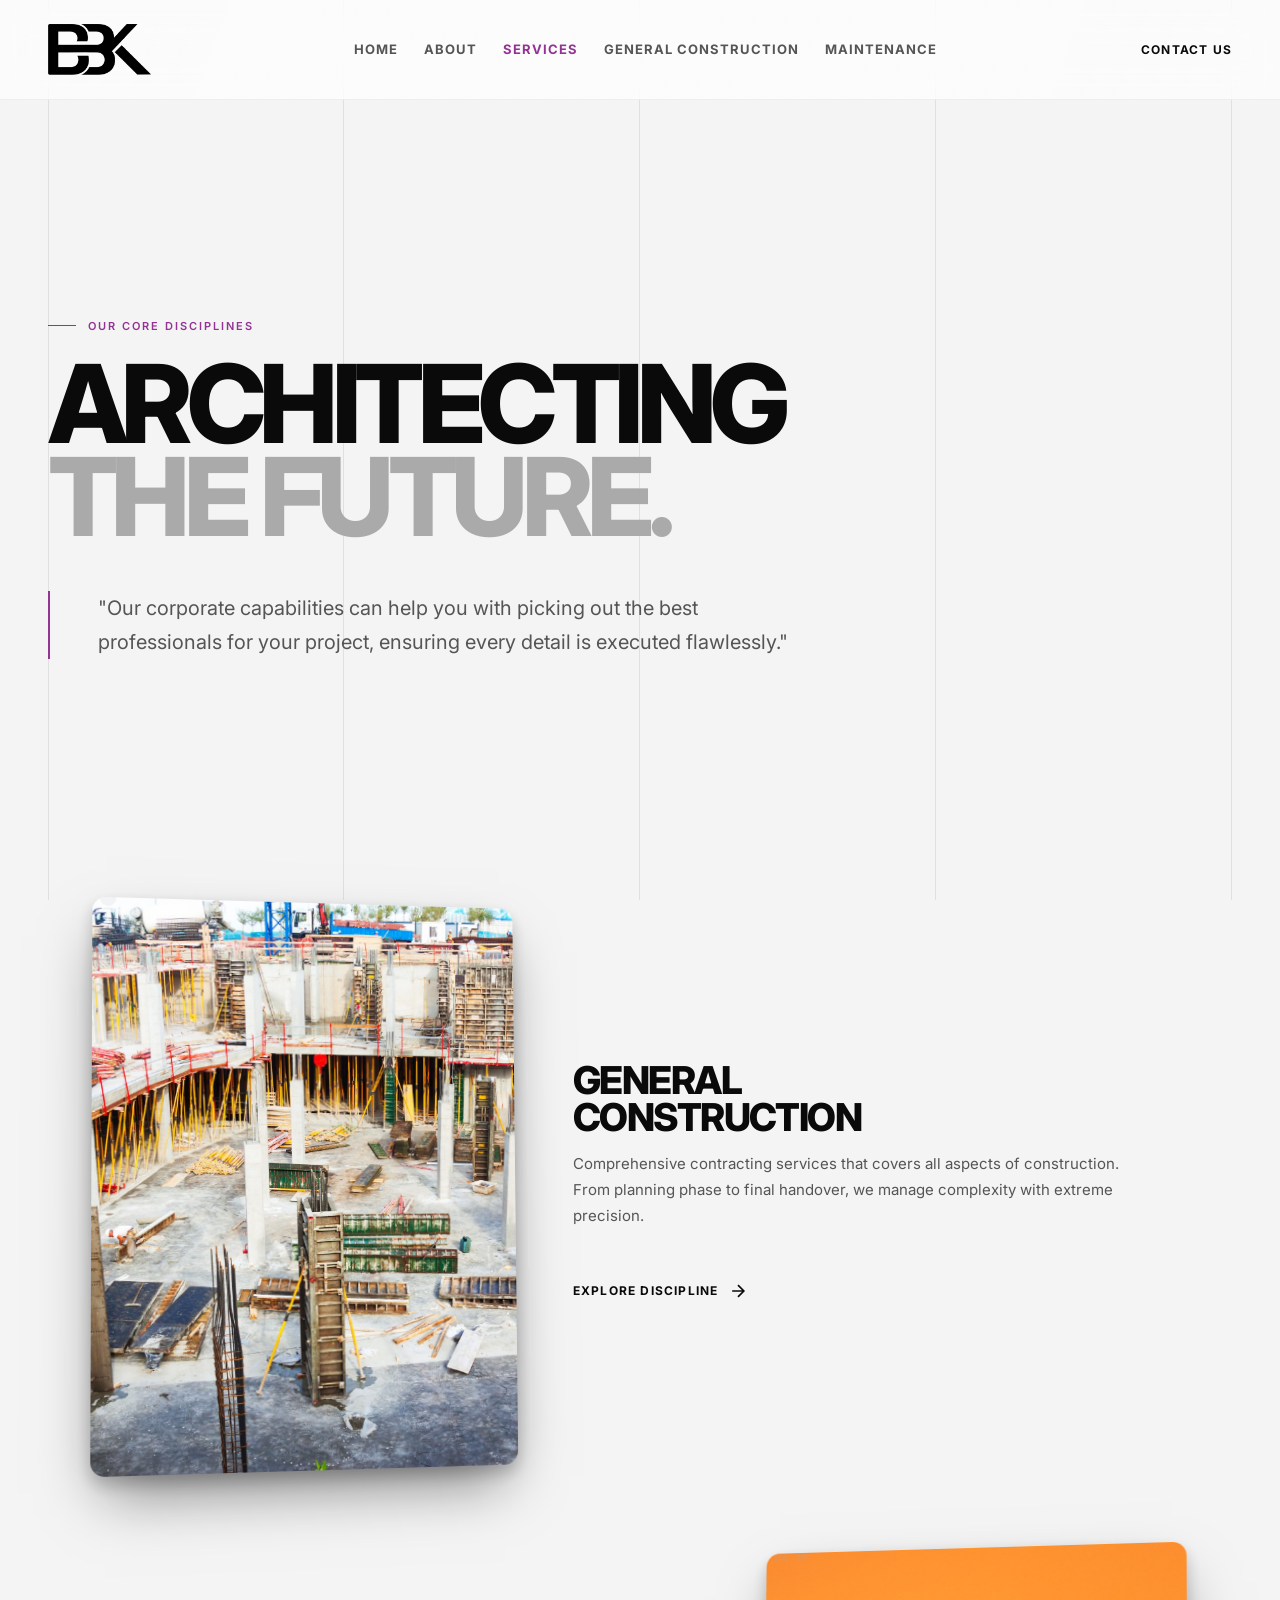
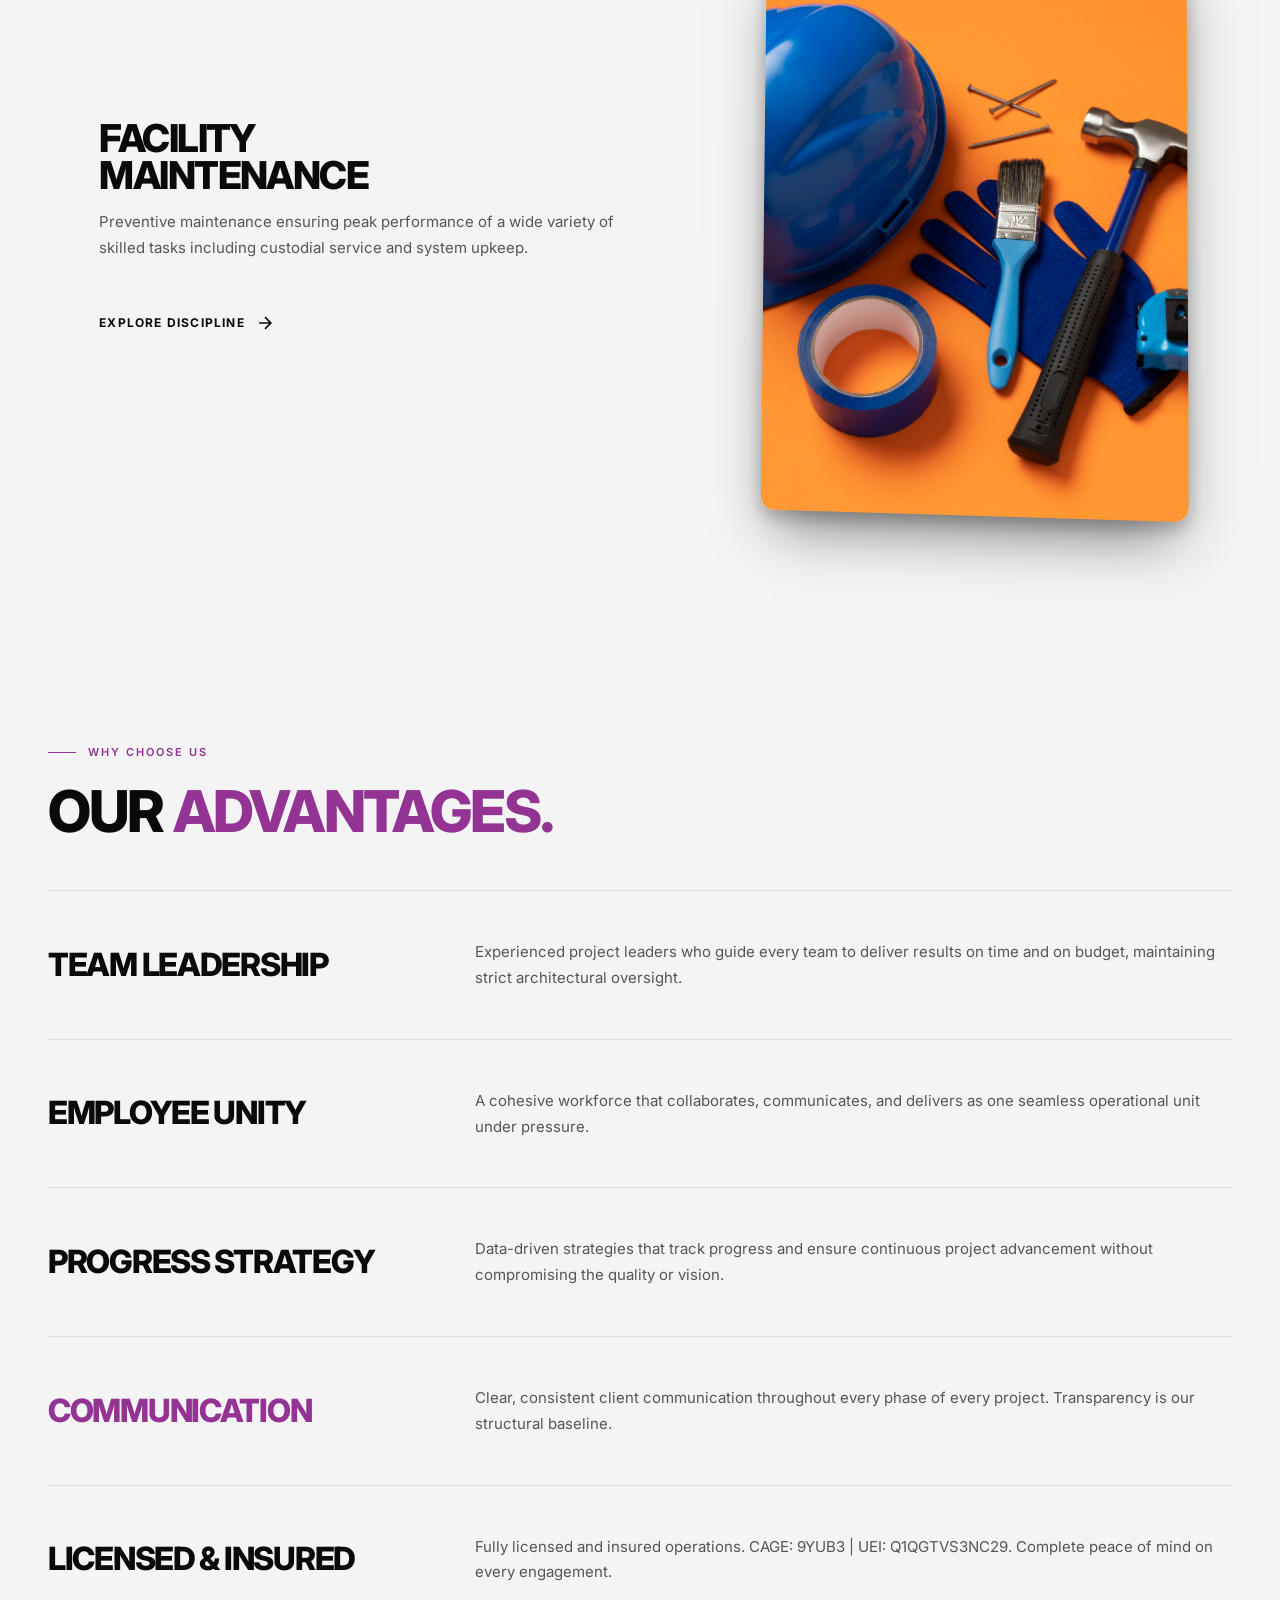
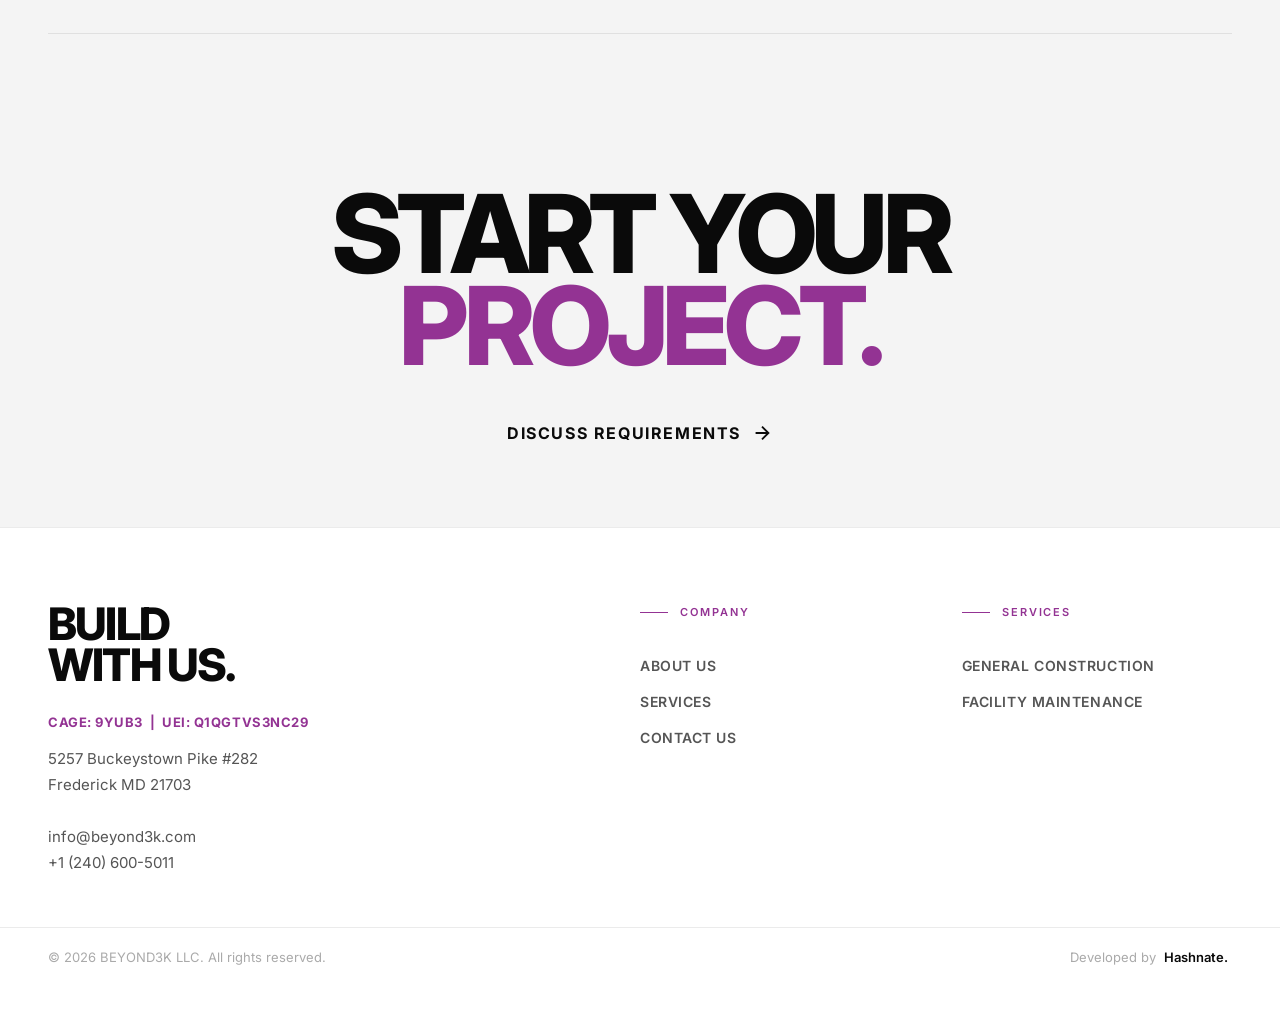
<file: services.html>
<!DOCTYPE html>
<html lang="en">

<head>
  <meta charset="UTF-8">
  <meta name="viewport" content="width=device-width, initial-scale=1.0">
  <title>Services – BEYOND3K LLC</title>
  <meta name="description"
    content="BEYOND3K LLC offers General Construction and Facility Maintenance services across Maryland. Licensed and insured professionals.">
  <link rel="icon" type="image/png" href="assets/Beyond3K.png">

  <link rel="preconnect" href="https://fonts.googleapis.com">
  <link rel="preconnect" href="https://fonts.gstatic.com" crossorigin>
  <link href="https://fonts.googleapis.com/css2?family=Inter:wght@400;600;800;900&display=swap" rel="stylesheet">
  <link rel="stylesheet" href="css/style.css">
</head>

<body>

  <div class="grid-lines">
    <div class="grid-line"></div>
    <div class="grid-line"></div>
    <div class="grid-line"></div>
    <div class="grid-line"></div>
  </div>

  <header class="header">
    <div class="container header-inner">
      <a href="index.html" class="logo" aria-label="BEYOND3K LLC">
        <img src="assets/Beyond3K.png" alt="BEYOND3K LLC">
      </a>
      <nav class="nav-links">
        <a href="index.html" class="nav-link">Home</a>
        <a href="about.html" class="nav-link">About</a>
        <a href="services.html" class="nav-link active">Services</a>
        <a href="general-construction.html" class="nav-link">General Construction</a>
        <a href="facility-maintenance.html" class="nav-link">Maintenance</a>
      </nav>
      <div class="theme-toggle-wrap">
        <a href="contact.html" class="btn-editorial">Contact Us</a>
        <button class="mobile-toggle" aria-label="Toggle Menu">
          <svg viewBox="0 0 24 24" fill="none" stroke="currentColor" stroke-width="2">
            <line x1="3" y1="12" x2="21" y2="12"></line>
            <line x1="3" y1="6" x2="21" y2="6"></line>
            <line x1="3" y1="18" x2="21" y2="18"></line>
          </svg>
        </button>
      </div>
    </div>
  </header>

  <div class="mobile-menu">
    <a href="index.html">Home</a>
    <a href="about.html">About</a>
    <a href="services.html">Services</a>
    <a href="general-construction.html">General Construction</a>
    <a href="facility-maintenance.html">Maintenance</a>
    <a href="contact.html">Contact Us</a>
  </div>

  <!-- HERO -->
  <section class="section-editorial"
    style="padding-top:clamp(120px,12vw,200px); padding-bottom:var(--space-20x); min-height:100svh; display:flex; align-items:flex-start; justify-content:center; flex-direction:column;">
    <div class="container">
      <span class="eyebrow" style="margin-bottom:var(--space-3x);">Our Core Disciplines</span>
      <h1 class="headline-mega" style="line-height:0.85; letter-spacing:-0.06em;">
        ARCHITECTING<br><span style="color:var(--text-muted);">THE FUTURE.</span>
      </h1>
      <p class="about-hero-text" style="margin-top:var(--space-6x);">
        "Our corporate capabilities can help you with picking out the best professionals for your project, ensuring
        every detail is executed flawlessly."
      </p>
    </div>
  </section>

  <!-- SERVICES LIST -->
  <section class="services-staggered section-no-pt">
    <div class="container">
      <div class="service-item-offset">
        <div class="service-img">
          <img src="assets/building-concrete-house-scaled.jpg" alt="General Construction">
          <div class="service-num">I.</div>
        </div>
        <div class="service-text">
          <h3 class="headline-lg" style="margin-bottom:16px;">General<br>Construction</h3>
          <p class="text-body-lg" style="margin-bottom:var(--space-6x);">Comprehensive contracting services that covers
            all aspects of construction. From planning phase to final handover, we manage complexity with extreme
            precision.</p>
          <a href="general-construction.html" class="btn-editorial">
            Explore Discipline
            <svg viewBox="0 0 24 24" width="20" height="20" fill="none" stroke="currentColor" stroke-width="2">
              <path d="M5 12h14M12 5l7 7-7 7" />
            </svg>
          </a>
        </div>
      </div>

      <div class="service-item-offset reversed">
        <div class="service-img">
          <img src="assets/2150576468.jpg" alt="Facility Maintenance">
          <div class="service-num">II.</div>
        </div>
        <div class="service-text">
          <h3 class="headline-lg" style="margin-bottom:16px;">Facility<br>Maintenance</h3>
          <p class="text-body-lg" style="margin-bottom:var(--space-6x);">Preventive maintenance ensuring peak
            performance of a wide variety of skilled tasks including custodial service and system upkeep.</p>
          <a href="facility-maintenance.html" class="btn-editorial">
            Explore Discipline
            <svg viewBox="0 0 24 24" width="20" height="20" fill="none" stroke="currentColor" stroke-width="2">
              <path d="M5 12h14M12 5l7 7-7 7" />
            </svg>
          </a>
        </div>
      </div>
    </div>
  </section>

  <!-- ADVANTAGES -->
  <section class="section-editorial">
    <div class="container">
      <div style="margin-bottom:var(--space-10x);">
        <span class="eyebrow">Why Choose Us</span>
        <h2 class="headline-xl">Our <span style="color:var(--accent);">Advantages.</span></h2>
      </div>

      <div class="advantage-list">
        <div class="advantage-row">
          <div class="advantage-col">
            <h3>Team Leadership</h3>
          </div>
          <div>
            <p class="text-body-lg" style="max-width:none;">Experienced project leaders who guide every team to deliver
              results on time and on budget, maintaining strict architectural oversight.</p>
          </div>
        </div>
        <div class="advantage-row">
          <div class="advantage-col">
            <h3>Employee Unity</h3>
          </div>
          <div>
            <p class="text-body-lg" style="max-width:none;">A cohesive workforce that collaborates, communicates, and
              delivers as one seamless operational unit under pressure.</p>
          </div>
        </div>
        <div class="advantage-row">
          <div class="advantage-col">
            <h3>Progress Strategy</h3>
          </div>
          <div>
            <p class="text-body-lg" style="max-width:none;">Data-driven strategies that track progress and ensure
              continuous project advancement without compromising the quality or vision.</p>
          </div>
        </div>
        <div class="advantage-row">
          <div class="advantage-col">
            <h3 style="color:var(--accent);">Communication</h3>
          </div>
          <div>
            <p class="text-body-lg" style="max-width:none;">Clear, consistent client communication throughout every
              phase of every project. Transparency is our structural baseline.</p>
          </div>
        </div>
        <div class="advantage-row">
          <div class="advantage-col">
            <h3>Licensed &amp; Insured</h3>
          </div>
          <div>
            <p class="text-body-lg" style="max-width:none;">Fully licensed and insured operations. CAGE: 9YUB3 | UEI:
              Q1QGTVS3NC29. Complete peace of mind on every engagement.</p>
          </div>
        </div>
      </div>
    </div>
  </section>

  <!-- CTA -->
  <section class="section-editorial">
    <div class="container" style="text-align:center;">
      <h2 class="headline-mega" style="line-height:0.85; margin-bottom:var(--space-6x);">
        START YOUR<br><span>PROJECT.</span>
      </h2>
      <a href="contact.html" class="btn-editorial" style="font-size:1rem; justify-content:center; display:inline-flex;">
        Discuss Requirements
        <svg viewBox="0 0 24 24" width="22" height="22" fill="none" stroke="currentColor" stroke-width="2">
          <path d="M5 12h14M12 5l7 7-7 7" />
        </svg>
      </a>
    </div>
  </section>

  <!-- FOOTER -->
  <footer class="footer-editorial">
    <div class="container footer-grid-ed">
      <div>
        <h2 class="footer-mega-text">Build<br>With Us.</h2>
        <div
          style="font-weight:700; color:var(--accent); margin-bottom:14px; font-size:0.8125rem; letter-spacing:0.04em;">
          CAGE: 9YUB3 &nbsp;|&nbsp; UEI: Q1QGTVS3NC29</div>
        <p class="text-body-lg" style="font-size:0.9375rem; max-width:280px;">
          5257 Buckeystown Pike #282<br>Frederick MD 21703<br><br>
          info@beyond3k.com<br>+1 (240) 600-5011
        </p>
      </div>
      <div>
        <span class="eyebrow" style="margin-bottom:32px;">Company</span>
        <ul class="footer-links-ed">
          <li><a href="about.html">About Us</a></li>
          <li><a href="services.html">Services</a></li>
          <li><a href="contact.html">Contact Us</a></li>
        </ul>
      </div>
      <div>
        <span class="eyebrow" style="margin-bottom:32px;">Services</span>
        <ul class="footer-links-ed">
          <li><a href="general-construction.html">General Construction</a></li>
          <li><a href="facility-maintenance.html">Facility Maintenance</a></li>
        </ul>
      </div>
    </div>
    <div class="container footer-bottom">
      <span>© 2026 BEYOND3K LLC. All rights reserved.</span>
      <span>Developed by <a href="https://hashnate.com/" target="_blank" rel="noopener noreferrer">Hashnate.</a></span>
    </div>
  </footer>

  <script src="js/main.js"></script>
</body>

</html>
</file>
<file: css/style.css>
/* =============================================================
   BEYOND3K LLC — Production CSS  v2.0
   ============================================================= */

:root {
  /* LIGHT THEME (DEFAULT) */
  --bg-primary: #f4f4f4;
  --bg-secondary: #ffffff;
  --bg-surface: #ebebeb;
  --bg-topbar: #e6e6e6;

  --text-primary: #0a0a0a;
  --text-secondary: #555555;
  --text-muted: #aaaaaa;

  --border-color: rgba(0, 0, 0, 0.08);
  --border-heavy: rgba(0, 0, 0, 0.22);

  --accent: #933393;
  --accent-soft: rgba(147, 51, 147, 0.14);

  /* SPACING */
  --space-unit: 8px;
  --space-3x: 24px;
  --space-6x: 48px;
  --space-10x: clamp(20px, 4vw, 52px);
  --space-20x: clamp(32px, 6vw, 80px);
  --space-30x: clamp(48px, 10vw, 112px);

  /* LAYOUT */
  --header-height: 68px;
  --container-max: 1400px;
  --container-pad: clamp(20px, 4vw, 48px);

  --font-family: 'Inter', system-ui, -apple-system, sans-serif;
}

/* =============================================================
   RESET
   ============================================================= */
*,
*::before,
*::after {
  box-sizing: border-box;
  margin: 0;
  padding: 0;
}

html {
  scroll-behavior: smooth;
  font-size: 16px;
}

body {
  font-family: var(--font-family);
  background-color: var(--bg-primary);
  color: var(--text-primary);
  line-height: 1.5;
  -webkit-font-smoothing: antialiased;
  -moz-osx-font-smoothing: grayscale;
  transition: background-color 0.4s ease, color 0.4s ease;
  overflow-x: hidden;
}

img {
  max-width: 100%;
  display: block;
  object-fit: cover;
}

a {
  text-decoration: none;
  color: inherit;
}

ul {
  list-style: none;
}

button {
  cursor: pointer;
  border: none;
  background: none;
  font-family: inherit;
}

/* =============================================================
   TYPOGRAPHY
   ============================================================= */
h1,
h2,
h3,
h4 {
  font-weight: 800;
  line-height: 0.95;
  letter-spacing: -0.04em;
  text-transform: uppercase;
  color: var(--text-primary);
  word-wrap: break-word;
  overflow-wrap: break-word;
  hyphens: auto;
}

.headline-mega {
  font-size: clamp(2.5rem, 8.5vw, 9.5rem);
  letter-spacing: -0.05em;
  line-height: 0.85;
  color: var(--text-primary);
  overflow-wrap: break-word;
}

.headline-mega span {
  color: var(--accent);
}

.headline-xl {
  font-size: clamp(1.875rem, 4.5vw, 4.25rem);
}

.headline-lg {
  font-size: clamp(1.5rem, 3vw, 2.5rem);
}

.eyebrow {
  font-size: 0.6875rem;
  text-transform: uppercase;
  letter-spacing: 0.18em;
  font-weight: 600;
  color: var(--accent);
  display: flex;
  align-items: center;
  gap: 12px;
  margin-bottom: var(--space-3x);
}

.eyebrow::before {
  content: "";
  display: block;
  width: 28px;
  height: 1px;
  background-color: var(--accent);
  flex-shrink: 0;
}

.text-body-lg {
  font-size: clamp(0.9375rem, 1.1vw, 1.0625rem);
  line-height: 1.72;
  font-weight: 400;
  color: var(--text-secondary);
  max-width: 560px;
}

/* =============================================================
   UTILITIES
   ============================================================= */
.container {
  width: 100%;
  max-width: var(--container-max);
  margin: 0 auto;
  padding: 0 var(--container-pad);
}

.relative {
  position: relative;
}

/* =============================================================
   HAIRLINE GRID
   ============================================================= */
.grid-lines {
  position: fixed;
  left: 50%;
  transform: translateX(-50%);
  top: 0;
  bottom: 0;
  width: 100%;
  max-width: var(--container-max);
  padding: 0 var(--container-pad);
  pointer-events: none;
  z-index: 0;
  display: grid;
  grid-template-columns: 1fr 1fr 1fr 1fr;
}

.grid-line {
  border-right: 1px solid var(--border-color);
}

.grid-line:first-child {
  border-left: 1px solid var(--border-color);
}

/* =============================================================
   HEADER
   ============================================================= */
.header {
  position: fixed;
  top: 0;
  left: 0;
  right: 0;
  z-index: 1000;
  padding: 24px 0;
  background: rgba(255, 255, 255, 0.02);
  backdrop-filter: saturate(110%) blur(12px);
  -webkit-backdrop-filter: saturate(110%) blur(12px);
  border-bottom: 1px solid rgba(255, 255, 255, 0.04);
  transition: all 0.6s cubic-bezier(0.16, 1, 0.3, 1);
}

.header::before {
  content: "";
  position: absolute;
  inset: 0;
  background: linear-gradient(
    110deg,
    rgba(255, 255, 255, 0.01) 0%,
    rgba(255, 255, 255, 0.03) 50%,
    rgba(255, 255, 255, 0.01) 100%
  );
  opacity: 1;
  z-index: -1;
  transition: all 0.6s cubic-bezier(0.16, 1, 0.3, 1);
}



.header {
  background: rgba(255, 255, 255, 0.6);
  backdrop-filter: saturate(180%) blur(20px);
  -webkit-backdrop-filter: saturate(180%) blur(20px);
  border-bottom: 1px solid rgba(0, 0, 0, 0.05);
}

.header::before {
  background: linear-gradient(
    110deg,
    rgba(255, 255, 255, 0.1) 0%,
    rgba(255, 255, 255, 0.3) 50%,
    rgba(255, 255, 255, 0.1) 100%
  );
}


.header::after {
  content: "";
  position: absolute;
  top: 0;
  left: -150%;
  width: 100%;
  height: 100%;
  background: linear-gradient(
    90deg,
    transparent,
    rgba(255, 255, 255, 0.08),
    transparent
  );
  transform: skewX(-20deg);
  pointer-events: none;
  z-index: -1;
  opacity: 0.3;
  transition: opacity 0.6s;
  animation: shineLiquid 12s infinite ease-in-out;
}


.header.scrolled::after {
  opacity: 0.6;
  animation: shineLiquid 6s infinite ease-in-out;
}


@keyframes shineLiquid {
  0% { transform: translateX(-150%) skewX(-20deg); }
  20% { transform: translateX(150%) skewX(-20deg); }
  100% { transform: translateX(150%) skewX(-20deg); }
}



.header-inner {
  display: flex;
  justify-content: space-between;
  align-items: center;
  gap: 20px;
}

.logo {
  display: flex;
  align-items: center;
  flex-shrink: 0;
}

.logo img {
  height: clamp(38px, 4vw, 52px);
  width: auto;
  transition: height 0.5s cubic-bezier(0.19, 1, 0.22, 1);
  filter: invert(1);
}

.nav-links {
  display: flex;
  align-items: center;
  gap: clamp(16px, 2vw, 28px);
}

.nav-link {
  font-size: 0.8125rem;
  text-transform: uppercase;
  font-weight: 700;
  letter-spacing: 0.08em;
  color: var(--text-secondary);
  transition: color 0.25s;
  white-space: nowrap;
}

.nav-link:hover,
.nav-link.active {
  color: var(--accent);
}


.header.scrolled {
  padding: 12px 0;
  background: rgba(255, 255, 255, 0.75);
  backdrop-filter: saturate(180%) blur(24px);
  -webkit-backdrop-filter: saturate(180%) blur(24px);
  box-shadow: 
    0 4px 30px rgba(0, 0, 0, 0.03),
    0 10px 40px -10px rgba(0, 0, 0, 0.1),
    inset 0 0 0 1px rgba(0, 0, 0, 0.05);
}

.header.scrolled .nav-link {
  color: #111111;
}

.header.scrolled .nav-link.active {
  color: var(--accent);
}

.header.scrolled .logo img {
  height: 34px;
}




/* =============================================================
   BUTTONS
   ============================================================= */
.btn-editorial {
  display: inline-flex;
  align-items: center;
  gap: 10px;
  font-size: 0.75rem;
  font-weight: 700;
  text-transform: uppercase;
  letter-spacing: 0.1em;
  position: relative;
  padding-bottom: 5px;
  color: var(--text-primary);
  transition: gap 0.3s ease, color 0.3s ease;
  white-space: nowrap;
}

.btn-editorial::after {
  content: "";
  position: absolute;
  left: 0;
  bottom: 0;
  width: 100%;
  height: 2px;
  background-color: var(--accent);
  transform: scaleX(0);
  transform-origin: left;
  transition: transform 0.4s cubic-bezier(0.19, 1, 0.22, 1);
}

.btn-editorial:hover::after {
  transform: scaleX(1);
}

.btn-editorial:hover {
  gap: 18px;
}

/* =============================================================
   SECTIONS
   ============================================================= */
.section-editorial {
  position: relative;
  z-index: 10;
  padding: var(--space-20x) 0;
}

/* =============================================================
   HERO
   ============================================================= */
.hero-center-wrap {
  min-height: 100svh;
  display: flex;
  align-items: center;
  justify-content: center;
  position: relative;
  z-index: 10;
  padding-top: clamp(100px, 10vw, 140px);
  padding-bottom: var(--space-20x);
  overflow: hidden;
}

.hero-3d-canvas {
  position: absolute;
  top: 0;
  left: 0;
  width: 100%;
  height: 100%;
  z-index: 0;
  pointer-events: none;
}

.hero-center-content {
  position: relative;
  z-index: 2;
  display: flex;
  flex-direction: column;
  align-items: center;
  text-align: center;
}

/* Hero headline: capped at a reasonable max */
.hero-headline {
  font-size: clamp(3rem, 12vw, 10rem);
  line-height: 0.85;
  margin-bottom: var(--space-6x);
}

.hero-subtext {
  max-width: 640px;
  margin-left: auto;
  margin-right: auto;
  padding: 2.25rem 3rem;
  background: rgba(255, 255, 255, 0.015);
  backdrop-filter: blur(44px) saturate(210%);
  -webkit-backdrop-filter: blur(44px) saturate(210%);
  border: 1px solid rgba(255, 255, 255, 0.06);
  border-radius: 40px;
  box-shadow: 
    0 20px 45px -15px rgba(147, 51, 147, 0.08),
    0 8px 20px -10px rgba(147, 51, 147, 0.06),
    inset 0 0 0 1px rgba(255, 255, 255, 0.03);
  color: var(--text-primary);
  line-height: 1.75;
  font-weight: 500;
  transform: translateY(0);
  transition: all 0.5s cubic-bezier(0.19, 1, 0.22, 1);
}

.hero-subtext:hover {
  transform: translateY(-4px);
  box-shadow: 
    0 35px 80px -15px rgba(147, 51, 147, 0.15),
    0 8px 25px -5px rgba(147, 51, 147, 0.1);
}

/* =============================================================
   TRUST MARQUEE
   ============================================================= */
.trust-marquee {
  border-top: 1px solid var(--border-color);
  border-bottom: 1px solid var(--border-color);
  padding: 22px 0;
  display: flex;
  justify-content: space-between;
  align-items: center;
  gap: 16px;
  text-transform: uppercase;
  font-weight: 700;
  font-size: clamp(0.75rem, 1.1vw, 0.9375rem);
  color: var(--text-secondary);
  flex-wrap: wrap;
}

.trust-marquee span {
  color: var(--accent);
}

/* =============================================================
   ABOUT SECTION
   ============================================================= */
.about-editorial {
  display: grid;
  grid-template-columns: clamp(280px, 33vw, 400px) 1fr;
  gap: clamp(40px, 7vw, 90px);
  padding-top: var(--space-20x);
  position: relative;
  align-items: center;
}

.about-text-block {
  padding-right: var(--space-6x);
  position: relative;
  z-index: 2;
}

/* Images column: clean, no overflow */
.about-images-wrap {
  position: relative;
  height: clamp(360px, 44vh, 500px);
  z-index: 1;
  overflow: hidden;
  /* prevent child bleed */
  border-radius: 4px;
}

.about-img-large {
  position: absolute;
  top: 0;
  right: 0;
  width: 88%;
  height: 90%;
  overflow: hidden;
}

.about-img-large img {
  width: 100%;
  height: 100%;
  object-fit: cover;
}

.about-img-small {
  position: absolute;
  bottom: 0;
  left: 0;
  width: 38%;
  height: 40%;
  border: 1px solid var(--border-color);
  background: var(--bg-primary);
  padding: 8px;
  z-index: 5;
}

.about-img-small img {
  width: 100%;
  height: 100%;
  object-fit: cover;
}

/* =============================================================
   STAGGERED SERVICE ITEMS
   ============================================================= */
.services-staggered {
  position: relative;
  padding: var(--space-20x) 0;
}

.service-item-offset {
  display: flex;
  align-items: center;
  gap: 0;
  margin-bottom: var(--space-20x);
}

.service-item-offset.reversed {
  flex-direction: row-reverse;
}

.service-item-offset .service-img {
  flex: 0 0 36%;
  aspect-ratio: 3 / 4;
  position: relative;
  overflow: hidden;
  border-radius: 14px;
  box-shadow: 0 28px 56px -14px rgba(0, 0, 0, 0.5), 0 8px 16px rgba(0, 0, 0, 0.2);
  transform: perspective(1000px) rotateY(6deg) rotateX(2deg);
  transition: transform 0.6s cubic-bezier(0.19, 1, 0.22, 1), box-shadow 0.6s ease;
}

.service-item-offset.reversed .service-img {
  transform: perspective(1000px) rotateY(-6deg) rotateX(2deg);
}

.service-item-offset:hover .service-img {
  transform: perspective(1000px) rotateY(0) rotateX(0) translateY(-6px);
  box-shadow: 0 40px 72px -14px rgba(0, 0, 0, 0.6), 0 12px 24px rgba(0, 0, 0, 0.3);
}

[data-theme="light"] .service-item-offset .service-img {
  box-shadow: 0 28px 56px -14px rgba(0, 0, 0, 0.12), 0 8px 16px rgba(0, 0, 0, 0.06);
}

[data-theme="light"] .service-item-offset:hover .service-img {
  box-shadow: 0 40px 72px -14px rgba(0, 0, 0, 0.18), 0 12px 24px rgba(0, 0, 0, 0.1);
}

/* margin logic: opposite sides so there's no gap inconsistency */
.service-item-offset:not(.reversed) .service-img {
  margin-left: 4%;
}

.service-item-offset.reversed .service-img {
  margin-right: 4%;
}

.service-item-offset .service-img img {
  width: 100%;
  height: 100%;
  object-fit: cover;
  transition: transform 0.7s cubic-bezier(0.19, 1, 0.22, 1);
}

.service-item-offset:hover .service-img img {
  transform: scale(1.07);
}

.service-item-offset .service-text {
  flex: 1;
  padding: 0 var(--space-10x);
}

/* Service number: decorative, contained */
.service-num {
  font-size: clamp(2.5rem, 6vw, 5rem);
  font-weight: 900;
  color: var(--text-muted);
  opacity: 0.12;
  position: absolute;
  top: -10%;
  left: -4%;
  line-height: 1;
  pointer-events: none;
  user-select: none;
}

/* =============================================================
   FOOTER
   ============================================================= */
.footer-editorial {
  border-top: 1px solid var(--border-color);
  padding: var(--space-20x) 0 var(--space-6x);
  background: var(--bg-secondary);
}

.footer-grid-ed {
  display: grid;
  grid-template-columns: 2fr 1fr 1fr;
  gap: var(--space-10x);
}

.footer-mega-text {
  font-size: clamp(1.75rem, 3.5vw, 3rem);
  font-weight: 800;
  text-transform: uppercase;
  line-height: 0.9;
  margin-bottom: 28px;
  color: var(--text-primary);
}

.footer-links-ed li {
  margin-bottom: 12px;
}

.footer-links-ed a {
  font-size: 0.875rem;
  text-transform: uppercase;
  font-weight: 600;
  letter-spacing: 0.04em;
  color: var(--text-secondary);
  transition: color 0.3s;
}

.footer-links-ed a:hover {
  color: var(--accent);
}

.footer-bottom {
  margin-top: var(--space-10x);
  border-top: 1px solid var(--border-color);
  padding-top: 20px;
  color: var(--text-muted);
  font-size: 0.8125rem;
  display: flex;
  justify-content: space-between;
  align-items: center;
}

.footer-bottom a {
  color: var(--text-primary);
  text-decoration: none;
  font-weight: 600;
  transition: all 0.3s ease;
  padding: 2px 4px;
  border-radius: 4px;
}

.footer-bottom a:hover {
  color: #ffffff;
  background: var(--accent);
  transform: translateY(-2px);
  box-shadow: 0 4px 12px var(--accent-soft);
}

/* =============================================================
   FORMS
   ============================================================= */
.form-ed-group {
  margin-bottom: 32px;
  position: relative;
}

.form-ed-input {
  width: 100%;
  background: transparent;
  border: none;
  border-bottom: 2px solid var(--border-heavy);
  padding: 14px 0 8px;
  font-size: 1rem;
  font-weight: 500;
  color: var(--text-primary);
  border-radius: 0;
  transition: border-color 0.35s;
  font-family: var(--font-family);
}

.form-ed-input:focus {
  outline: none;
  border-bottom-color: var(--accent);
}

.form-ed-input::placeholder {
  color: var(--text-muted);
  opacity: 0.6;
}

.form-ed-label {
  display: block;
  font-size: 0.6875rem;
  font-weight: 700;
  text-transform: uppercase;
  letter-spacing: 0.12em;
  color: var(--accent);
  margin-bottom: 4px;
}

/* Custom Select Dropdown */
.custom-select {
  position: relative;
  width: 100%;
  cursor: pointer;
  user-select: none;
}

.custom-select-trigger {
  display: flex;
  align-items: center;
  justify-content: space-between;
  width: 100%;
  border-bottom: 2px solid var(--border-heavy);
  padding: 14px 0 8px;
  font-size: 1rem;
  font-weight: 500;
  color: var(--text-primary);
  background: transparent;
  transition: border-color 0.35s;
}

.custom-select:hover .custom-select-trigger {
  border-bottom-color: var(--accent);
}

.custom-select.open .custom-select-trigger {
  border-bottom-color: var(--accent);
}

.custom-select-trigger svg {
  width: 14px;
  height: 14px;
  opacity: 0.4;
  transition: transform 0.4s cubic-bezier(0.16, 1, 0.3, 1);
}

.custom-select.open .custom-select-trigger svg {
  transform: rotate(180deg);
  opacity: 0.8;
}

.custom-options {
  position: absolute;
  top: 100%;
  left: 0;
  right: 0;
  background: rgba(255, 255, 255, 0.95);
  backdrop-filter: blur(24px) saturate(180%);
  -webkit-backdrop-filter: blur(24px) saturate(180%);
  border: 1px solid var(--border-color);
  box-shadow: 0 12px 48px rgba(0, 0, 0, 0.12);
  margin-top: 8px;
  z-index: 100;
  opacity: 0;
  visibility: hidden;
  transform: translateY(12px) scale(0.98);
  transition: all 0.4s cubic-bezier(0.16, 1, 0.3, 1);
  border-radius: 8px;
  overflow: hidden;
}

.custom-select.open .custom-options {
  opacity: 1;
  visibility: visible;
  transform: translateY(0) scale(1);
}

.custom-option {
  padding: 14px 18px;
  font-size: 0.875rem;
  font-weight: 600;
  letter-spacing: 0.02em;
  color: var(--text-secondary);
  transition: all 0.25s;
}

.custom-option:hover {
  background: var(--accent-soft);
  color: var(--accent);
  padding-left: 24px;
}

.custom-option.selected {
  background: var(--accent-soft);
  color: var(--accent);
  font-weight: 700;
}

/* =============================================================
   SCROLL ANIMATIONS
   ============================================================= */
.fade-up {
  opacity: 0;
  transform: translateY(24px);
  transition: opacity 0.6s ease, transform 0.6s ease;
}

.fade-up.visible {
  opacity: 1;
  transform: translateY(0);
}

/* =============================================================
   MOBILE MENU
   ============================================================= */
.mobile-toggle {
  display: none;
  color: var(--text-primary);
  width: 40px;
  height: 40px;
  align-items: center;
  justify-content: center;
  z-index: 1000;
  border-radius: 12px;
  border: 1px solid rgba(255, 255, 255, 0.1);
  background: rgba(255, 255, 255, 0.05);
  backdrop-filter: blur(12px) saturate(160%);
  -webkit-backdrop-filter: blur(12px) saturate(160%);
  padding: 0;
  cursor: pointer;
  box-shadow: 
    0 4px 20px -5px rgba(0, 0, 0, 0.3),
    inset 0 1px 1px rgba(255, 255, 255, 0.1);
  -webkit-tap-highlight-color: transparent;
  transition: all 0.3s cubic-bezier(0.16, 1, 0.3, 1);
}


.mobile-toggle svg {
  width: 20px;
  height: 20px;
  display: block;
}

.mobile-toggle svg line {
  stroke: var(--text-primary);
}

.mobile-menu {
  position: fixed;
  inset: 0;
  background: var(--bg-primary);
  z-index: 99;
  display: flex;
  flex-direction: column;
  justify-content: center;
  padding: var(--space-6x) var(--space-6x) var(--space-6x) calc(var(--space-6x) + 4px);
  gap: 0;
  transform: translateX(100%);
  transition: transform 0.45s cubic-bezier(0.19, 1, 0.22, 1);
}

.mobile-menu.open {
  transform: translateX(0);
}

.mobile-menu a {
  font-size: clamp(1.5rem, 5.5vw, 2.5rem);
  font-weight: 800;
  text-transform: uppercase;
  letter-spacing: -0.04em;
  color: var(--text-primary);
  transition: color 0.25s, padding-left 0.25s;
  border-bottom: 1px solid var(--border-color);
  padding: 16px 0;
  display: block;
}

.mobile-menu a:last-child {
  border-bottom: none;
}

.mobile-menu a:hover {
  color: var(--accent);
  padding-left: 8px;
}

/* =============================================================
   SERVICE DETAIL PAGES
   ============================================================= */
.service-detail-hero {
  padding: clamp(130px, 14vw, 200px) 0 clamp(48px, 6vw, 80px);
}

.grid-offset-desc {
  display: grid;
  grid-template-columns: 1fr 2fr;
  gap: clamp(32px, 5vw, 72px);
  margin-top: clamp(40px, 5vw, 72px);
  align-items: start;
}

.huge-image-bleed {
  width: calc(100% + var(--container-pad) * 2);
  margin-left: calc(var(--container-pad) * -1);
  height: clamp(260px, 50vh, 620px);
  margin-top: var(--space-20x);
  margin-bottom: var(--space-20x);
  overflow: hidden;
}

.huge-image-bleed img {
  width: 100%;
  height: 100%;
  object-fit: cover;
  filter: grayscale(0.12);
}

.service-detail-list {
  display: flex;
  flex-direction: column;
  gap: 20px;
  border-left: 2px solid var(--border-heavy);
  padding-left: 28px;
}

.service-detail-list li {
  font-size: clamp(0.9375rem, 1.4vw, 1.125rem);
  font-weight: 600;
  color: var(--text-primary);
}

.service-detail-list li span {
  display: block;
  font-size: 0.875rem;
  font-weight: 400;
  color: var(--text-secondary);
  margin-top: 3px;
}

/* =============================================================
   CONTACT PAGE
   ============================================================= */
.contact-grid {
  display: grid;
  grid-template-columns: 1fr 1fr;
  padding-top: clamp(110px, 12vw, 160px);
  gap: clamp(32px, 5vw, 64px);
  align-items: start;
  padding-bottom: var(--space-20x);
}

.contact-info-col {
  padding-right: clamp(16px, 3vw, 40px);
  padding-bottom: var(--space-20x);
}

.contact-form-col {
  border-left: 1px solid var(--border-color);
  padding-left: clamp(24px, 4vw, 56px);
  padding-bottom: var(--space-20x);
}

/* Contact detail text — responsive sizes */
.contact-address-text {
  font-size: clamp(1.125rem, 2vw, 1.375rem);
  color: var(--text-primary);
  line-height: 1.6;
  font-weight: 400;
}

.contact-phone-text {
  font-size: clamp(1.5rem, 3vw, 2.25rem);
  color: var(--text-primary);
  font-weight: 800;
  letter-spacing: -0.04em;
}

.contact-email-text {
  font-size: clamp(1rem, 1.8vw, 1.375rem);
  color: var(--text-primary);
}

.map-full {
  width: calc(100% + var(--container-pad) * 2);
  margin-left: calc(var(--container-pad) * -1);
  height: clamp(280px, 45vh, 520px);
  filter: grayscale(1) contrast(1.1);
  overflow: hidden;
}

.map-full iframe {
  width: 100%;
  height: 100%;
  border: 0;
  display: block;
}

/* =============================================================
   SERVICES PAGE
   ============================================================= */
.advantage-list {
  display: grid;
  grid-template-columns: 1fr;
  gap: 0;
  border-top: 1px solid var(--border-color);
}

.advantage-row {
  display: grid;
  grid-template-columns: 1fr 2fr;
  padding: var(--space-6x) 0;
  border-bottom: 1px solid var(--border-color);
  align-items: center;
  gap: clamp(20px, 4vw, 48px);
}

.advantage-col h3 {
  font-size: clamp(1.25rem, 2.5vw, 2rem);
  margin: 0;
}

/* =============================================================
   ABOUT PAGE SPECIFICS
   ============================================================= */
.about-hero-text {
  margin-top: var(--space-10x);
  max-width: 760px;
  font-size: clamp(1rem, 2.2vw, 1.25rem);
  border-left: 2px solid var(--accent);
  padding-left: var(--space-6x);
  line-height: 1.7;
  color: var(--text-secondary);
}

.about-values-list {
  margin-bottom: var(--space-10x);
  display: flex;
  flex-direction: column;
  gap: var(--space-10x);
}

/* Form helpers */
.form-split-2 {
  display: grid;
  grid-template-columns: 1fr 1fr;
  gap: var(--space-6x);
}

/* =============================================================
   RESPONSIVE — Breakpoints
   ============================================================= */

/* ---- 1200px ---- */
@media (max-width: 1200px) {
  .nav-links {
    gap: clamp(12px, 1.5vw, 20px);
  }

  .nav-link {
    font-size: 0.75rem;
  }
}

/* ---- 1080px ---- */
@media (max-width: 1080px) {

  /* Show hamburger, hide desktop nav */
  .nav-links {
    display: none;
  }

  .mobile-toggle {
    display: flex !important;
  }

  .header .btn-editorial {
    display: none;
  }

  /* Hero */
  .hero-center-wrap {
    min-height: 90svh;
    padding-top: clamp(100px, 12vw, 140px);
  }

  /* About layout */
  .about-editorial {
    grid-template-columns: 1fr;
    padding-top: var(--space-10x);
    gap: var(--space-10x);
  }

  .about-text-block {
    padding-right: 0;
  }

  .about-images-wrap {
    height: clamp(300px, 50vw, 460px);
    width: 100%;
    overflow: hidden;
  }

  .about-img-large {
    width: 100%;
    height: 88%;
  }

  .about-img-small {
    width: 44%;
    height: 38%;
  }

  /* Services stagger → vertical */
  .service-item-offset,
  .service-item-offset.reversed {
    flex-direction: column;
  }

  .service-item-offset .service-img,
  .service-item-offset.reversed .service-img {
    flex: none;
    width: min(90%, 480px);
    margin: 0 auto !important;
    aspect-ratio: 16 / 9;
    transform: perspective(1000px) rotateX(3deg);
  }

  .service-item-offset .service-text,
  .service-item-offset.reversed .service-text {
    padding: var(--space-6x) 0 0;
    width: 100%;
    text-align: left;
  }

  .service-num {
    left: 0;
    top: -8%;
  }

  /* Grid breakdown */
  .grid-offset-desc {
    grid-template-columns: 1fr;
  }

  .footer-grid-ed {
    grid-template-columns: 1fr;
    gap: var(--space-6x);
  }

  /* Contact */
  .contact-grid {
    grid-template-columns: 1fr;
    padding-top: clamp(100px, 12vw, 140px);
  }

  .contact-info-col {
    padding-right: 0;
    padding-bottom: var(--space-10x);
  }

  .contact-form-col {
    border-left: none;
    padding-left: 0;
    border-top: 1px solid var(--border-color);
    padding-top: var(--space-10x);
  }

  /* Advantages */
  .advantage-row {
    grid-template-columns: 1fr;
    gap: 14px;
    padding: var(--space-3x) 0;
  }

  /* Services staggered section */
  .services-staggered {
    padding: var(--space-10x) 0;
  }
}

/* ---- 768px ---- */
@media (max-width: 768px) {
  .container {
    padding: 0 20px;
  }

  .grid-lines {
    padding: 0 20px;
  }

  .huge-image-bleed {
    width: calc(100% + 40px);
    margin-left: -20px;
    height: clamp(220px, 40vw, 340px);
    margin-top: var(--space-10x);
    margin-bottom: var(--space-10x);
  }

  .map-full {
    width: calc(100% + 40px);
    margin-left: -20px;
    height: clamp(260px, 45vw, 400px);
  }

  .trust-marquee {
    flex-direction: column;
    gap: 10px;
    font-size: 0.8125rem;
    text-align: center;
    padding: 28px 0;
  }

  .footer-bottom {
    flex-direction: column;
    gap: 10px;
    align-items: center;
    text-align: center;
  }

  .headline-mega {
    font-size: clamp(2.25rem, 9vw, 5rem);
    line-height: 0.9;
  }

  .headline-xl {
    font-size: clamp(1.75rem, 5vw, 2.5rem);
  }

  .headline-lg {
    font-size: clamp(1.375rem, 4vw, 1.875rem);
  }

  .section-editorial {
    padding: var(--space-10x) 0;
  }

  .form-split-2 {
    grid-template-columns: 1fr;
    gap: 0;
  }

  .mobile-menu a {
    font-size: clamp(1.25rem, 6vw, 1.75rem);
    padding: 14px 0;
  }
}

/* ---- 480px ---- */
@media (max-width: 480px) {
  .about-img-small {
    display: none;
  }

  .service-item-offset .service-img {
    aspect-ratio: 4/3;
    width: 100%;
  }

  .hero-headline {
    font-size: clamp(2.75rem, 12vw, 5rem);
  }

  .contact-phone-text {
    font-size: clamp(1.375rem, 5vw, 1.875rem);
  }

  .contact-address-text {
    font-size: 1rem;
  }
}

/* =============================================================
   UTILITY OVERRIDES
   ============================================================= */
.section-no-pb {
  padding-bottom: 0 !important;
}

.section-no-pt {
  padding-top: 0 !important;
}
</file>
